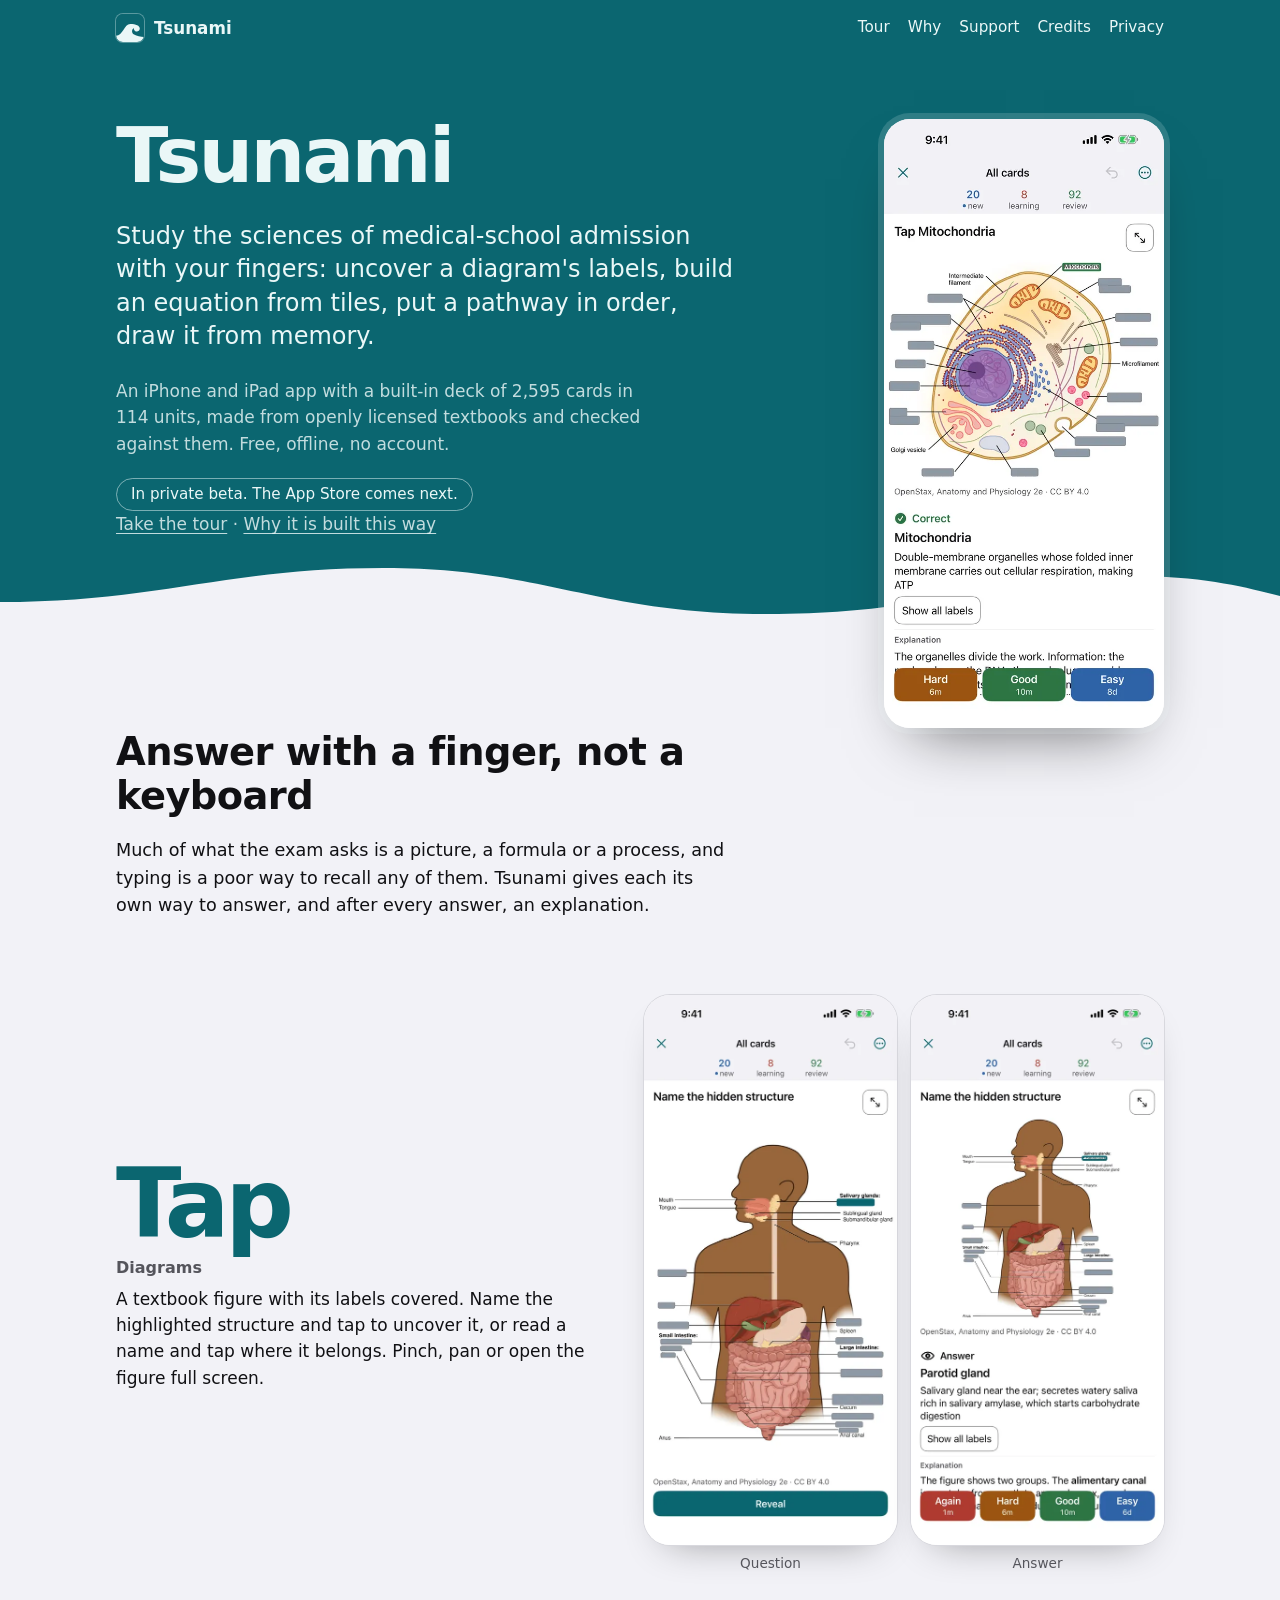
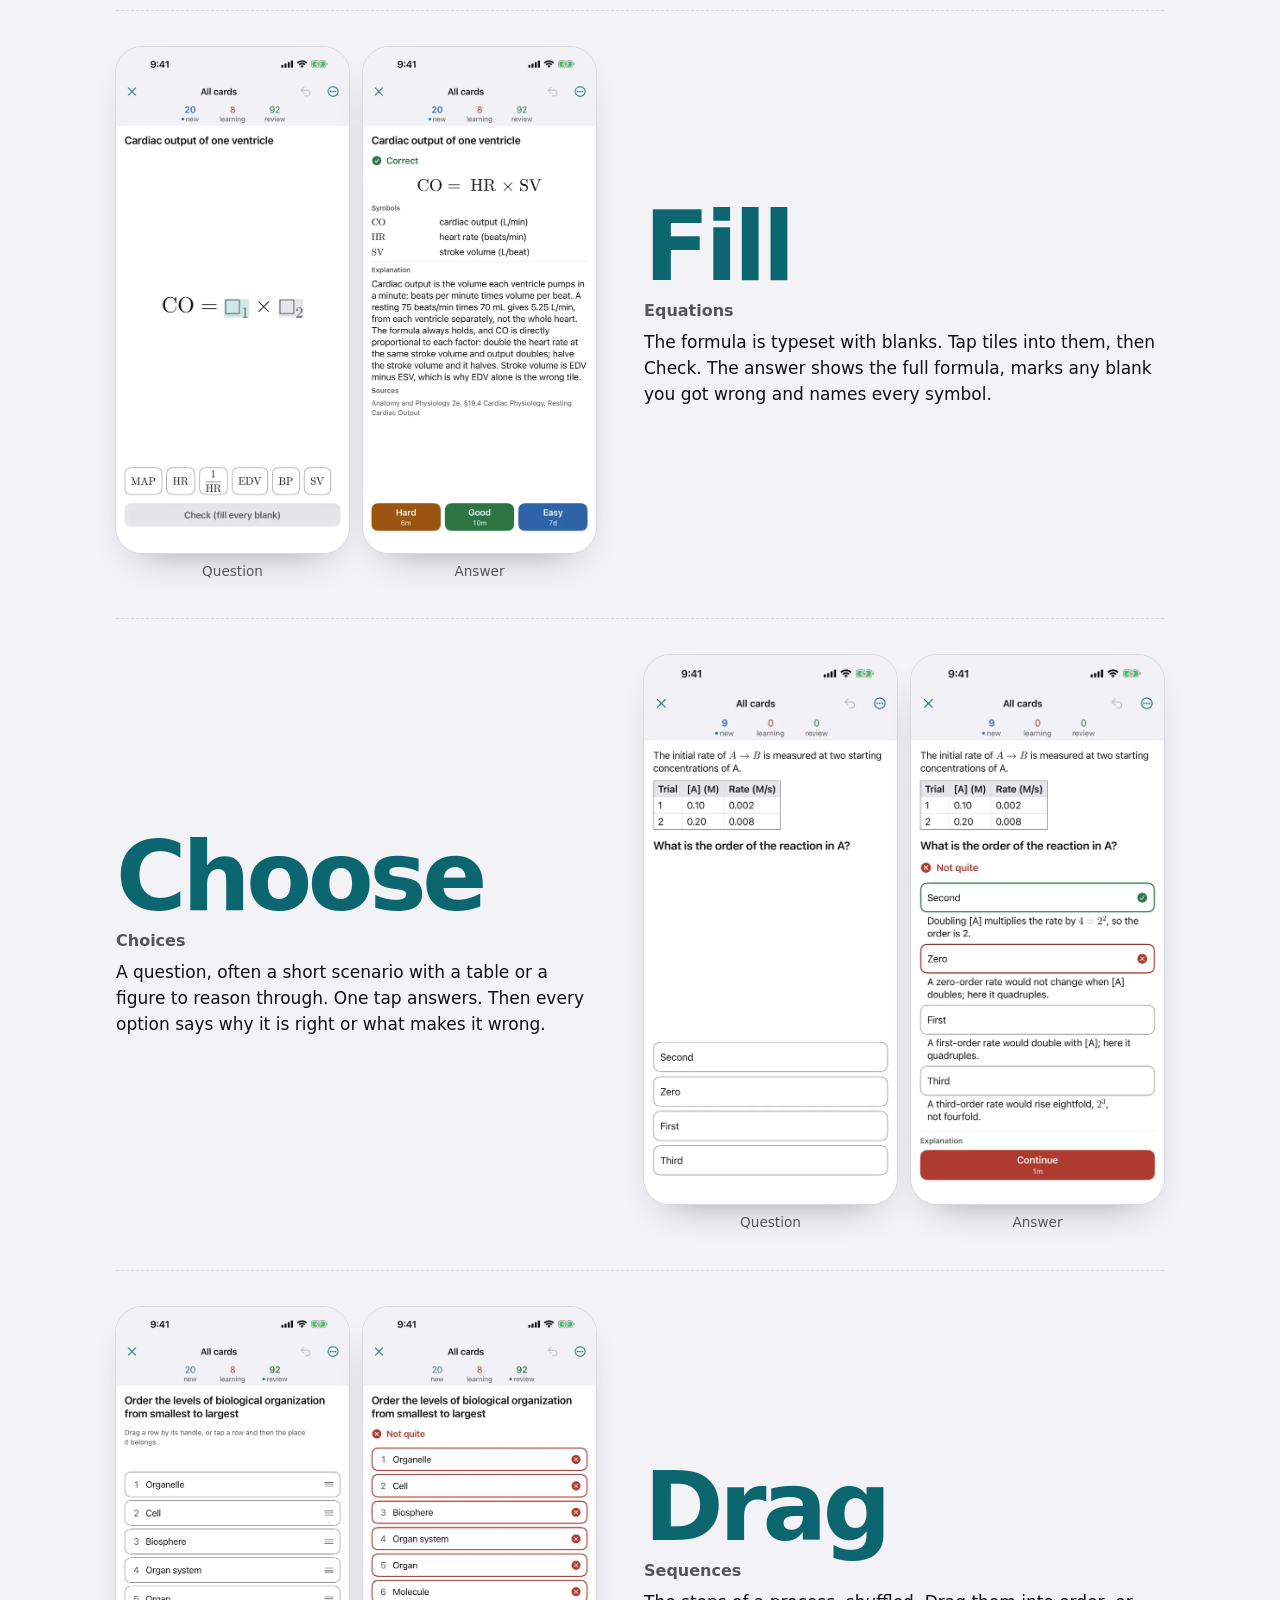
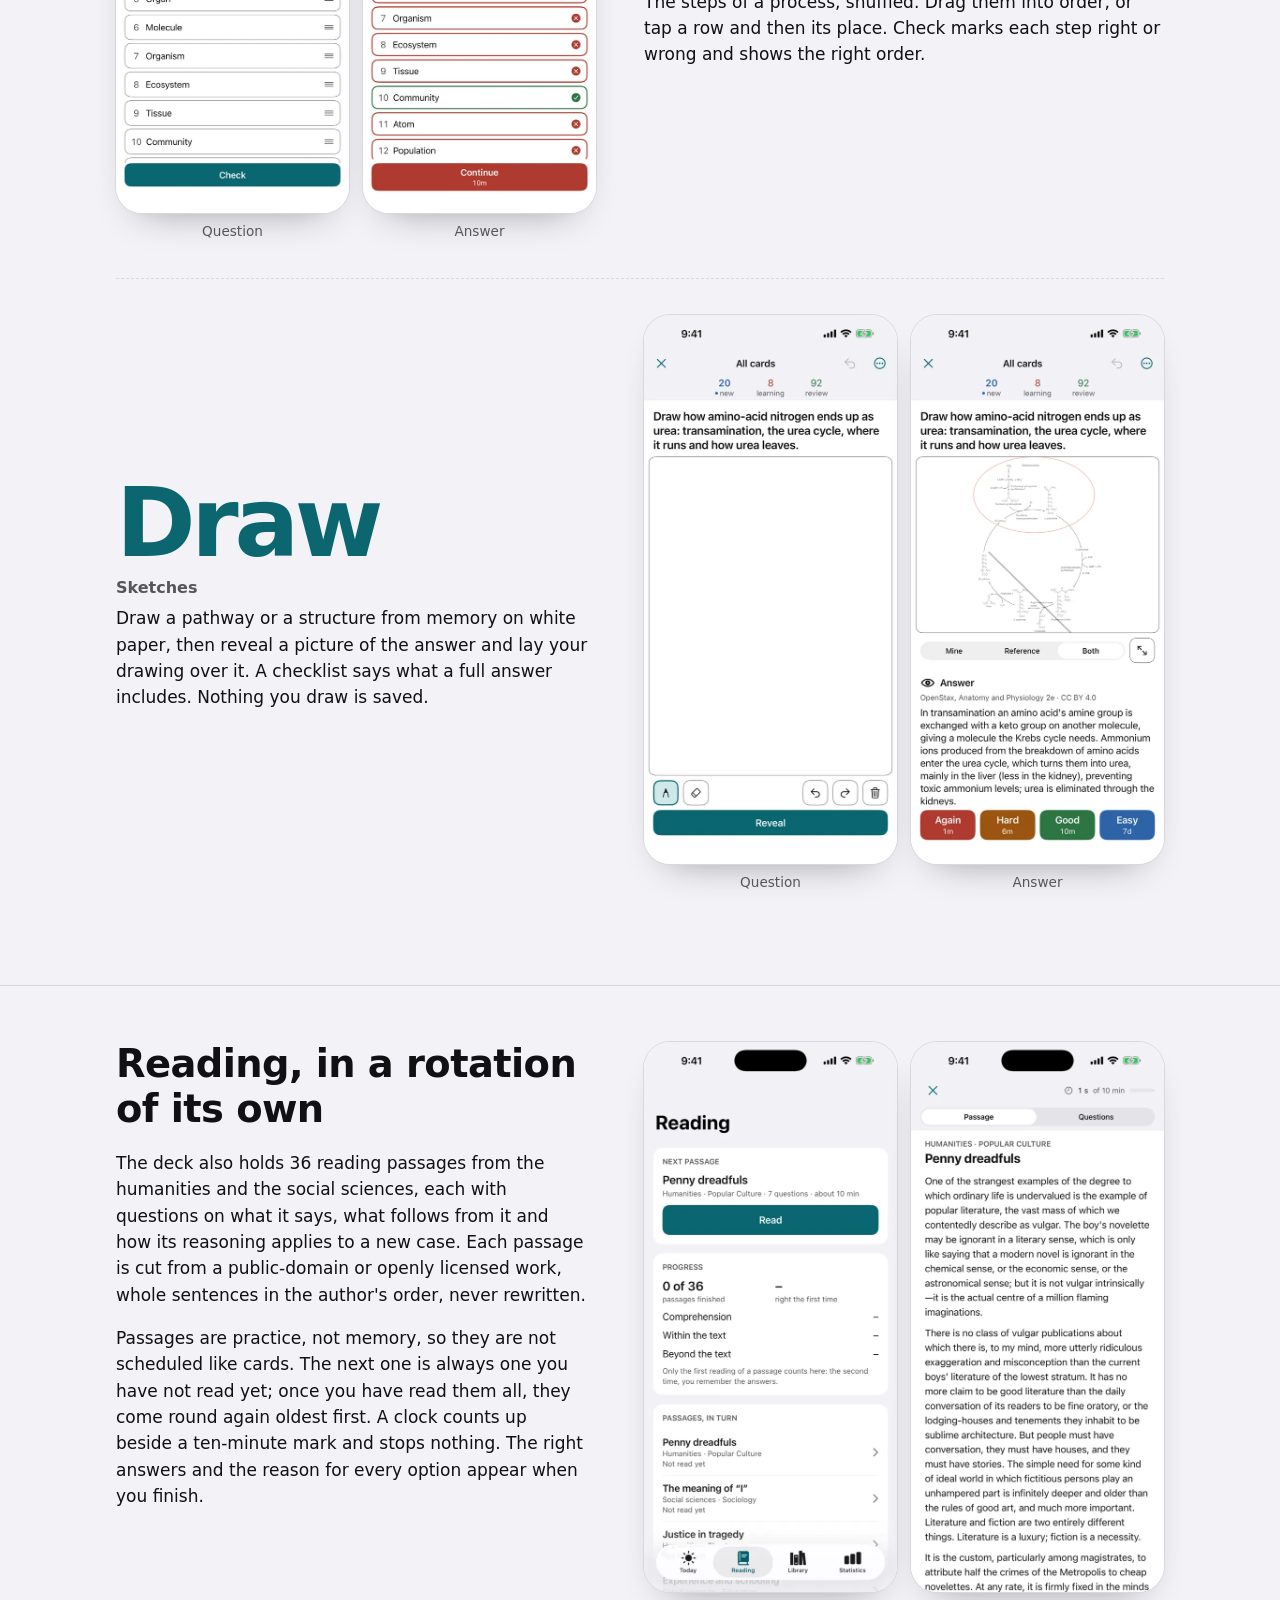
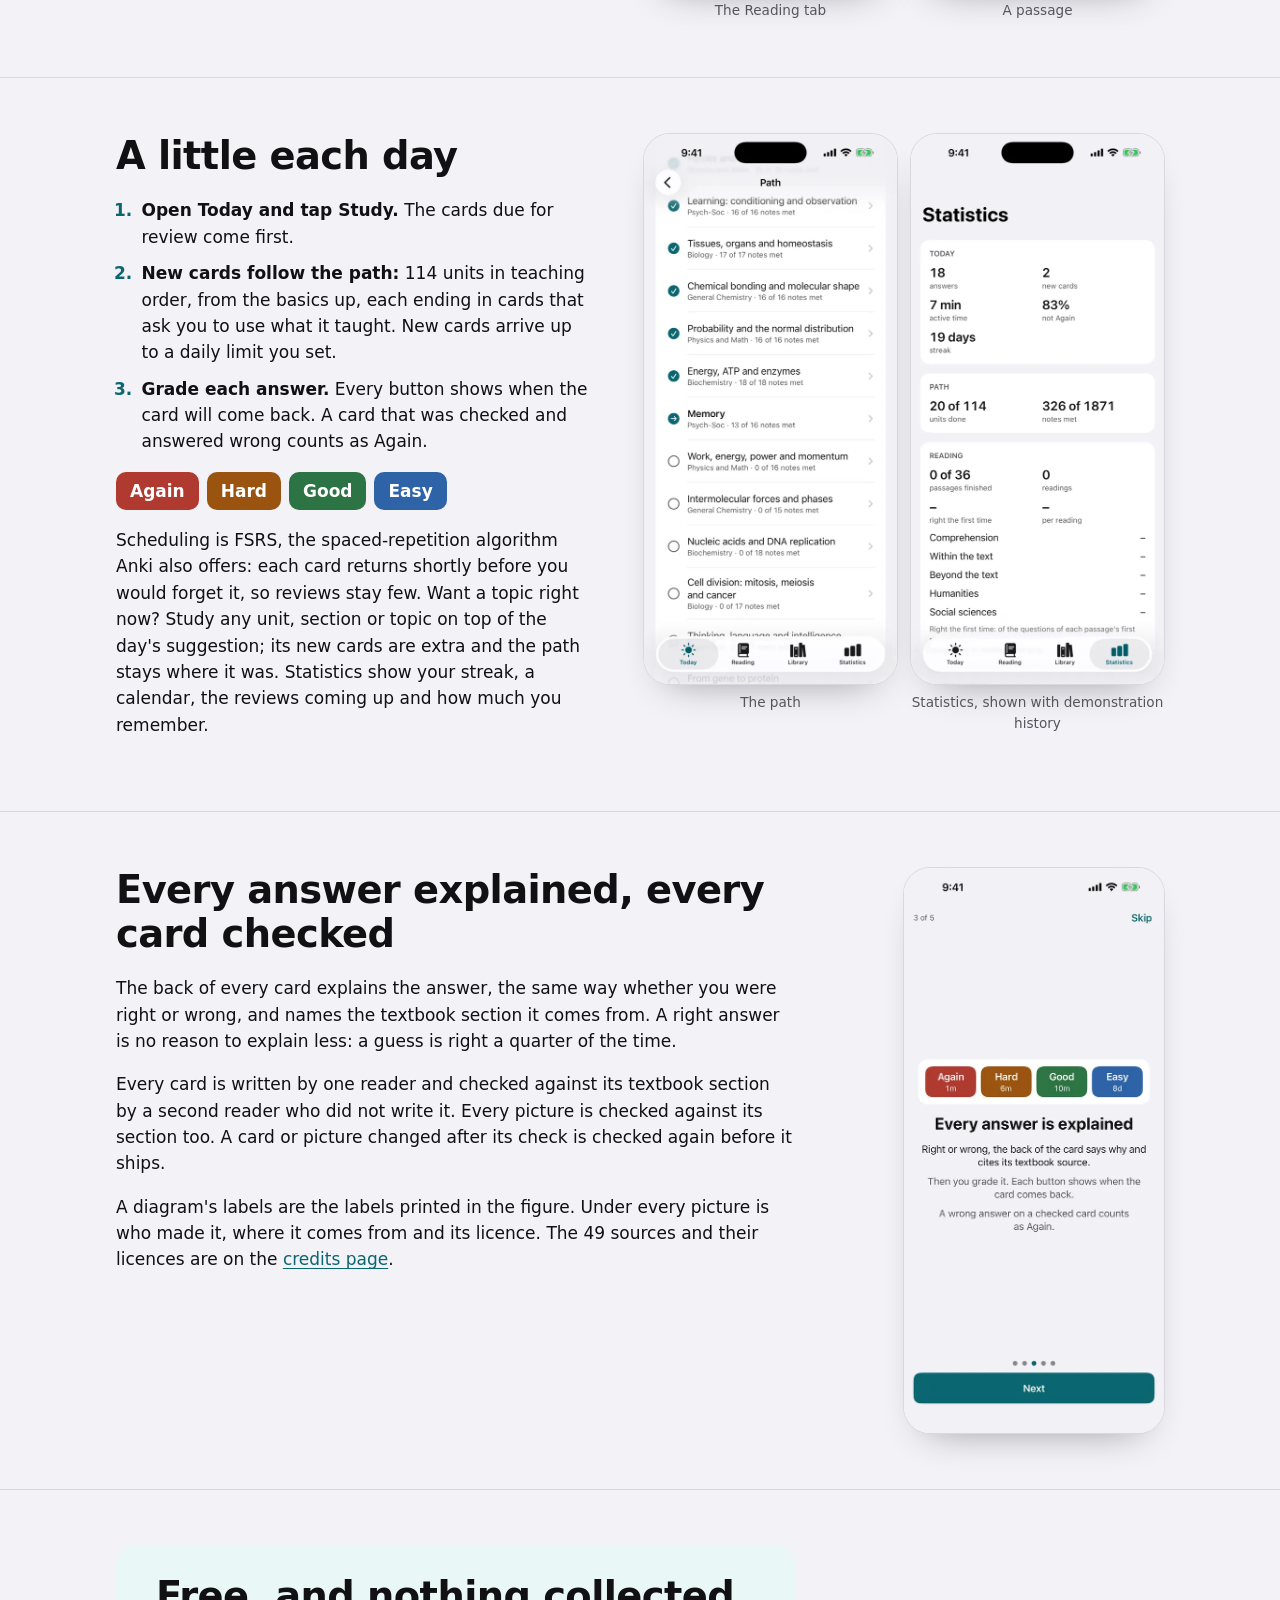
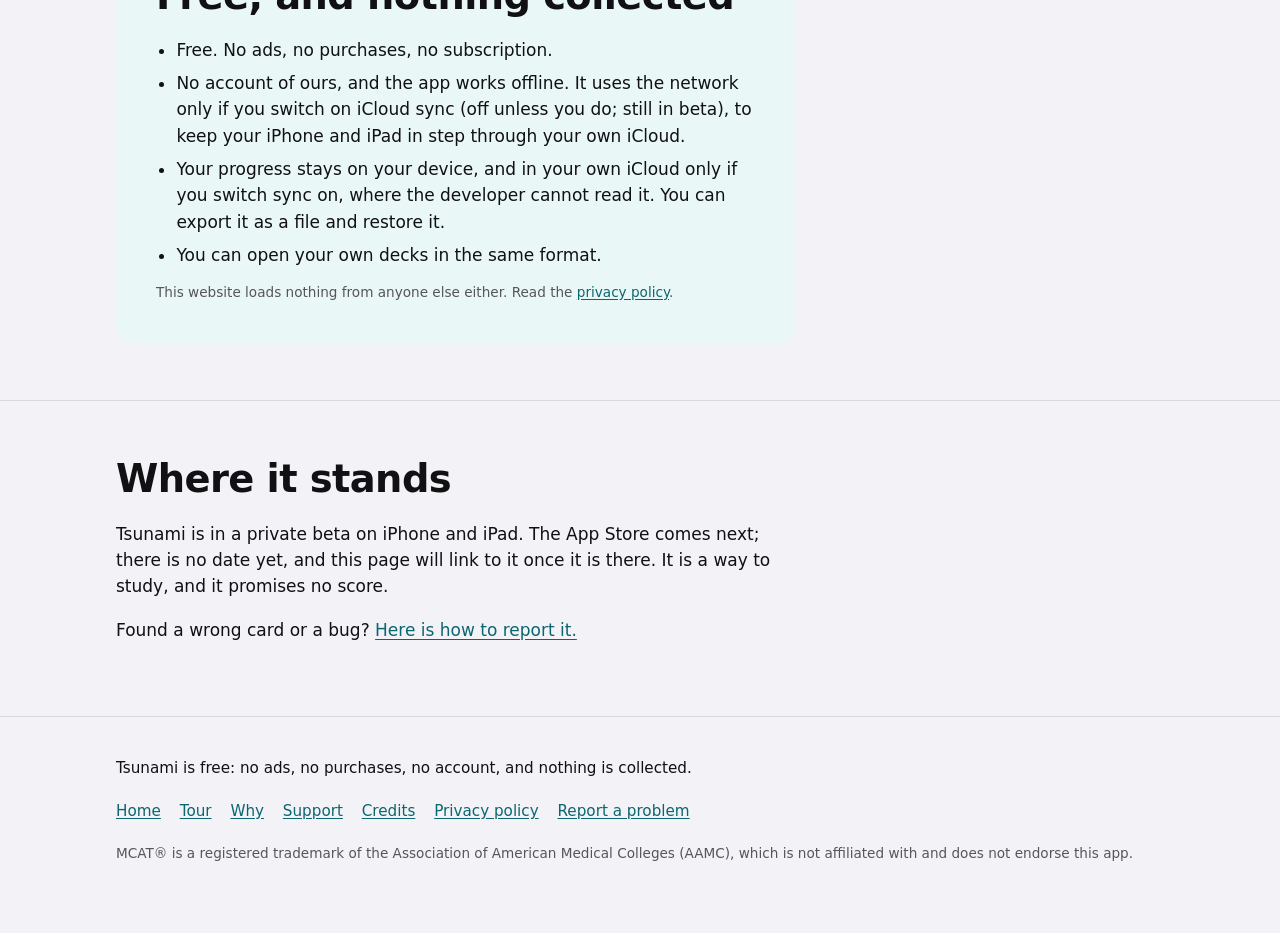
<file: index.html>
<!doctype html>
<html lang="en">
<head>
<meta charset="utf-8">
<meta name="viewport" content="width=device-width,initial-scale=1">
<meta name="color-scheme" content="light dark">
<meta name="theme-color" content="#0B6670">
<title>Tsunami: study the sciences by touch</title>
<meta name="description" content="An iPhone and iPad app for the sciences of medical-school admission, answered by touch: diagrams, equations, choices, sequences and sketches, scheduled with spaced repetition. Free, offline, no account.">
<link rel="icon" href="icon.svg" type="image/svg+xml">
<link rel="stylesheet" href="style.css">
</head>
<body>
<a class="skip" href="#main">Skip to content</a>
<header class="bar"><nav class="wrap" aria-label="Site">
<a class="brand" href="./"><img src="icon.svg" width="28" height="28" alt="">Tsunami</a>
<ul><li><a href="tour.html">Tour</a></li><li><a href="why.html">Why</a></li><li><a href="support.html">Support</a></li><li><a href="credits.html">Credits</a></li><li><a href="privacy.html">Privacy</a></li></ul>
</nav></header>
<main id="main">

<div class="hero">
  <div class="wrap">
    <div>
      <h1>Tsunami</h1>
      <p class="lead">Study the sciences of medical-school admission with your fingers: uncover a diagram's labels, build an equation from tiles, put a pathway in order, draw it from memory.</p>
      <p class="facts">An iPhone and iPad app with a built-in deck of 2,595 cards in 114 units, made from openly licensed textbooks and checked against them. Free, offline, no account.</p>
      <p class="status">In private beta. The App Store comes next.</p>
      <p class="facts"><a href="tour.html" style="color:inherit">Take the tour</a> · <a href="why.html" style="color:inherit">Why it is built this way</a></p>
    </div>
    <figure class="phone"><div class="screen"><picture><source srcset="shots/hero-dark.webp" media="(prefers-color-scheme: dark)"><img src="shots/hero-light.webp" width="540" height="1173" alt="A diagram card answered: Tap Mitochondria on a figure of an animal cell whose labels are covered; the tapped cover is right and the mitochondria label is uncovered." loading="lazy" decoding="async"></picture></div></figure>
  </div>
  <svg class="wave" viewBox="0 0 1200 72" preserveAspectRatio="none" aria-hidden="true"><path d="M0 72V40C150 40 210 6 360 6S560 52 720 52 930 14 1060 14C1130 14 1170 26 1200 34V72Z"/></svg>
</div>

<section class="after-hero" aria-labelledby="ways">
  <div class="wrap">
    <div class="intro">
      <h2 id="ways">Answer with a finger, not a keyboard</h2>
      <p>Much of what the exam asks is a picture, a formula or a process, and typing is a poor way to recall any of them. Tsunami gives each its own way to answer, and after every answer, an explanation.</p>
    </div>
    <div class="ways">
      <article class="way">
        <div>
          <p class="verb">Tap</p>
          <h3>Diagrams</h3>
          <p>A textbook figure with its labels covered. Name the highlighted structure and tap to uncover it, or read a name and tap where it belongs. Pinch, pan or open the figure full screen.</p>
        </div>
        <div class="pair">
          <figure><div class="screen"><picture><source srcset="shots/diagram-q-dark.webp" media="(prefers-color-scheme: dark)"><img src="shots/diagram-q-light.webp" width="540" height="1173" alt="Question: the digestive system with every label covered." loading="lazy" decoding="async"></picture></div><figcaption>Question</figcaption></figure>
          <figure><div class="screen"><picture><source srcset="shots/diagram-a-dark.webp" media="(prefers-color-scheme: dark)"><img src="shots/diagram-a-light.webp" width="540" height="1173" alt="Answer: the parotid gland uncovered, with what it does and the figure&#x27;s credit." loading="lazy" decoding="async"></picture></div><figcaption>Answer</figcaption></figure>
        </div>
      </article>
      <article class="way">
        <div>
          <p class="verb">Fill</p>
          <h3>Equations</h3>
          <p>The formula is typeset with blanks. Tap tiles into them, then Check. The answer shows the full formula, marks any blank you got wrong and names every symbol.</p>
        </div>
        <div class="pair">
          <figure><div class="screen"><picture><source srcset="shots/equation-q-dark.webp" media="(prefers-color-scheme: dark)"><img src="shots/equation-q-light.webp" width="540" height="1173" alt="Question: cardiac output equals two blanks, with tiles below." loading="lazy" decoding="async"></picture></div><figcaption>Question</figcaption></figure>
          <figure><div class="screen"><picture><source srcset="shots/equation-a-dark.webp" media="(prefers-color-scheme: dark)"><img src="shots/equation-a-light.webp" width="540" height="1173" alt="Answer: CO equals HR times SV, with each symbol named and an explanation." loading="lazy" decoding="async"></picture></div><figcaption>Answer</figcaption></figure>
        </div>
      </article>
      <article class="way">
        <div>
          <p class="verb">Choose</p>
          <h3>Choices</h3>
          <p>A question, often a short scenario with a table or a figure to reason through. One tap answers. Then every option says why it is right or what makes it wrong.</p>
        </div>
        <div class="pair">
          <figure><div class="screen"><picture><source srcset="shots/choice-q-dark.webp" media="(prefers-color-scheme: dark)"><img src="shots/choice-q-light.webp" width="540" height="1173" alt="Question: a table of reaction rates at two concentrations, asking the order of the reaction." loading="lazy" decoding="async"></picture></div><figcaption>Question</figcaption></figure>
          <figure><div class="screen"><picture><source srcset="shots/choice-a-dark.webp" media="(prefers-color-scheme: dark)"><img src="shots/choice-a-light.webp" width="540" height="1173" alt="Answer: the right option marked, the wrong pick marked, and a reason under every option." loading="lazy" decoding="async"></picture></div><figcaption>Answer</figcaption></figure>
        </div>
      </article>
      <article class="way">
        <div>
          <p class="verb">Drag</p>
          <h3>Sequences</h3>
          <p>The steps of a process, shuffled. Drag them into order, or tap a row and then its place. Check marks each step right or wrong and shows the right order.</p>
        </div>
        <div class="pair">
          <figure><div class="screen"><picture><source srcset="shots/sequence-q-dark.webp" media="(prefers-color-scheme: dark)"><img src="shots/sequence-q-light.webp" width="540" height="1173" alt="Question: twelve levels of biological organization in shuffled order." loading="lazy" decoding="async"></picture></div><figcaption>Question</figcaption></figure>
          <figure><div class="screen"><picture><source srcset="shots/sequence-a-dark.webp" media="(prefers-color-scheme: dark)"><img src="shots/sequence-a-light.webp" width="540" height="1173" alt="Answer: each row marked right or wrong by its position." loading="lazy" decoding="async"></picture></div><figcaption>Answer</figcaption></figure>
        </div>
      </article>
      <article class="way">
        <div>
          <p class="verb">Draw</p>
          <h3>Sketches</h3>
          <p>Draw a pathway or a structure from memory on white paper, then reveal a picture of the answer and lay your drawing over it. A checklist says what a full answer includes. Nothing you draw is saved.</p>
        </div>
        <div class="pair">
          <figure><div class="screen"><picture><source srcset="shots/sketch-q-dark.webp" media="(prefers-color-scheme: dark)"><img src="shots/sketch-q-light.webp" width="540" height="1173" alt="Question: a blank canvas under the prompt to draw the urea cycle." loading="lazy" decoding="async"></picture></div><figcaption>Question</figcaption></figure>
          <figure><div class="screen"><picture><source srcset="shots/sketch-a-dark.webp" media="(prefers-color-scheme: dark)"><img src="shots/sketch-a-light.webp" width="540" height="1173" alt="Answer: the reference picture of the urea cycle with the student&#x27;s drawing over it." loading="lazy" decoding="async"></picture></div><figcaption>Answer</figcaption></figure>
        </div>
      </article>
    </div>
  </div>
</section>


<section aria-labelledby="reading">
  <div class="wrap row two">
    <div class="prose">
      <h2 id="reading">Reading, in a rotation of its own</h2>
      <p>The deck also holds 36 reading passages from the humanities and the social sciences, each with questions on what it says, what follows from it and how its reasoning applies to a new case. Each passage is cut from a public-domain or openly licensed work, whole sentences in the author's order, never rewritten.</p>
      <p>Passages are practice, not memory, so they are not scheduled like cards. The next one is always one you have not read yet; once you have read them all, they come round again oldest first. A clock counts up beside a ten-minute mark and stops nothing. The right answers and the reason for every option appear when you finish.</p>
    </div>
    <div class="pair">
      <figure><div class="screen"><picture><source srcset="shots/reading-dark.webp" media="(prefers-color-scheme: dark)"><img src="shots/reading-light.webp" width="540" height="1173" alt="The Reading tab: the next passage with a Read button, how many passages are finished, the share answered right the first time, and the passages in turn." loading="lazy" decoding="async"></picture></div><figcaption>The Reading tab</figcaption></figure>
      <figure><div class="screen"><picture><source srcset="shots/passage-dark.webp" media="(prefers-color-scheme: dark)"><img src="shots/passage-light.webp" width="540" height="1173" alt="A passage open: its field and title, the text, a clock counting beside a ten-minute mark, and a switch between the passage and its questions." loading="lazy" decoding="async"></picture></div><figcaption>A passage</figcaption></figure>
    </div>
  </div>
</section>


<section aria-labelledby="day">
  <div class="wrap row two">
    <div class="prose">
      <h2 id="day">A little each day</h2>
      <ol class="steps">
        <li><strong>Open Today and tap Study.</strong> The cards due for review come first.</li>
        <li><strong>New cards follow the path:</strong> 114 units in teaching order, from the basics up, each ending in cards that ask you to use what it taught. New cards arrive up to a daily limit you set.</li>
        <li><strong>Grade each answer.</strong> Every button shows when the card will come back. A card that was checked and answered wrong counts as Again.</li>
      </ol>
      <ul class="grades" aria-label="The four grades"><li class="g1">Again</li><li class="g2">Hard</li><li class="g3">Good</li><li class="g4">Easy</li></ul>
      <p>Scheduling is FSRS, the spaced-repetition algorithm Anki also offers: each card returns shortly before you would forget it, so reviews stay few. Want a topic right now? Study any unit, section or topic on top of the day's suggestion; its new cards are extra and the path stays where it was. Statistics show your streak, a calendar, the reviews coming up and how much you remember.</p>
    </div>
    <div class="pair">
      <figure><div class="screen"><picture><source srcset="shots/path-dark.webp" media="(prefers-color-scheme: dark)"><img src="shots/path-light.webp" width="540" height="1173" alt="The path: the deck&#x27;s units in order, finished ones ticked and the current one marked." loading="lazy" decoding="async"></picture></div><figcaption>The path</figcaption></figure>
      <figure><div class="screen"><picture><source srcset="shots/statistics-dark.webp" media="(prefers-color-scheme: dark)"><img src="shots/statistics-light.webp" width="540" height="1173" alt="Statistics: today&#x27;s answers, the streak, a 26-week calendar and the reviews due in the next 30 days." loading="lazy" decoding="async"></picture></div><figcaption>Statistics, shown with demonstration history</figcaption></figure>
    </div>
  </div>
</section>

<section aria-labelledby="trust">
  <div class="wrap row">
    <div class="prose">
      <h2 id="trust">Every answer explained, every card checked</h2>
      <p>The back of every card explains the answer, the same way whether you were right or wrong, and names the textbook section it comes from. A right answer is no reason to explain less: a guess is right a quarter of the time.</p>
      <p>Every card is written by one reader and checked against its textbook section by a second reader who did not write it. Every picture is checked against its section too. A card or picture changed after its check is checked again before it ships.</p>
      <p>A diagram's labels are the labels printed in the figure. Under every picture is who made it, where it comes from and its licence. The 49 sources and their licences are on the <a href="credits.html">credits page</a>.</p>
    </div>
    <figure class="one"><div class="screen"><picture><source srcset="shots/explained-dark.webp" media="(prefers-color-scheme: dark)"><img src="shots/explained-light.webp" width="540" height="1173" alt="The welcome page Every answer is explained, with the four grade buttons." loading="lazy" decoding="async"></picture></div></figure>
  </div>
</section>

<section aria-labelledby="free">
  <div class="wrap">
    <div class="promise prose">
      <h2 id="free">Free, and nothing collected</h2>
      <ul>
        <li>Free. No ads, no purchases, no subscription.</li>
        <li>No account of ours, and the app works offline. It uses the network only if you switch on iCloud sync (off unless you do; still in beta), to keep your iPhone and iPad in step through your own iCloud.</li>
        <li>Your progress stays on your device, and in your own iCloud only if you switch sync on, where the developer cannot read it. You can export it as a file and restore it.</li>
        <li>You can open your own decks in the same format.</li>
      </ul>
      <p class="small note">This website loads nothing from anyone else either. Read the <a href="privacy.html">privacy policy</a>.</p>
    </div>
  </div>
</section>

<section aria-labelledby="where">
  <div class="wrap"><div class="prose">
    <h2 id="where">Where it stands</h2>
    <p>Tsunami is in a private beta on iPhone and iPad. The App Store comes next; there is no date yet, and this page will link to it once it is there. It is a way to study, and it promises no score.</p>
    <p>Found a wrong card or a bug? <a href="support.html">Here is how to report it.</a></p>
  </div></div>
</section>

</main>
<footer class="foot"><div class="wrap">
<p>Tsunami is free: no ads, no purchases, no account, and nothing is collected.</p>
<p><a href="./">Home</a> <a href="tour.html">Tour</a> <a href="why.html">Why</a> <a href="support.html">Support</a> <a href="credits.html">Credits</a> <a href="privacy.html">Privacy policy</a> <a href="https://github.com/idossha/tsunami-site/issues">Report a problem</a></p>
<p class="small">MCAT® is a registered trademark of the Association of American Medical Colleges (AAMC), which is not affiliated with and does not endorse this app.</p>
</div></footer>
</body>
</html>
</file>
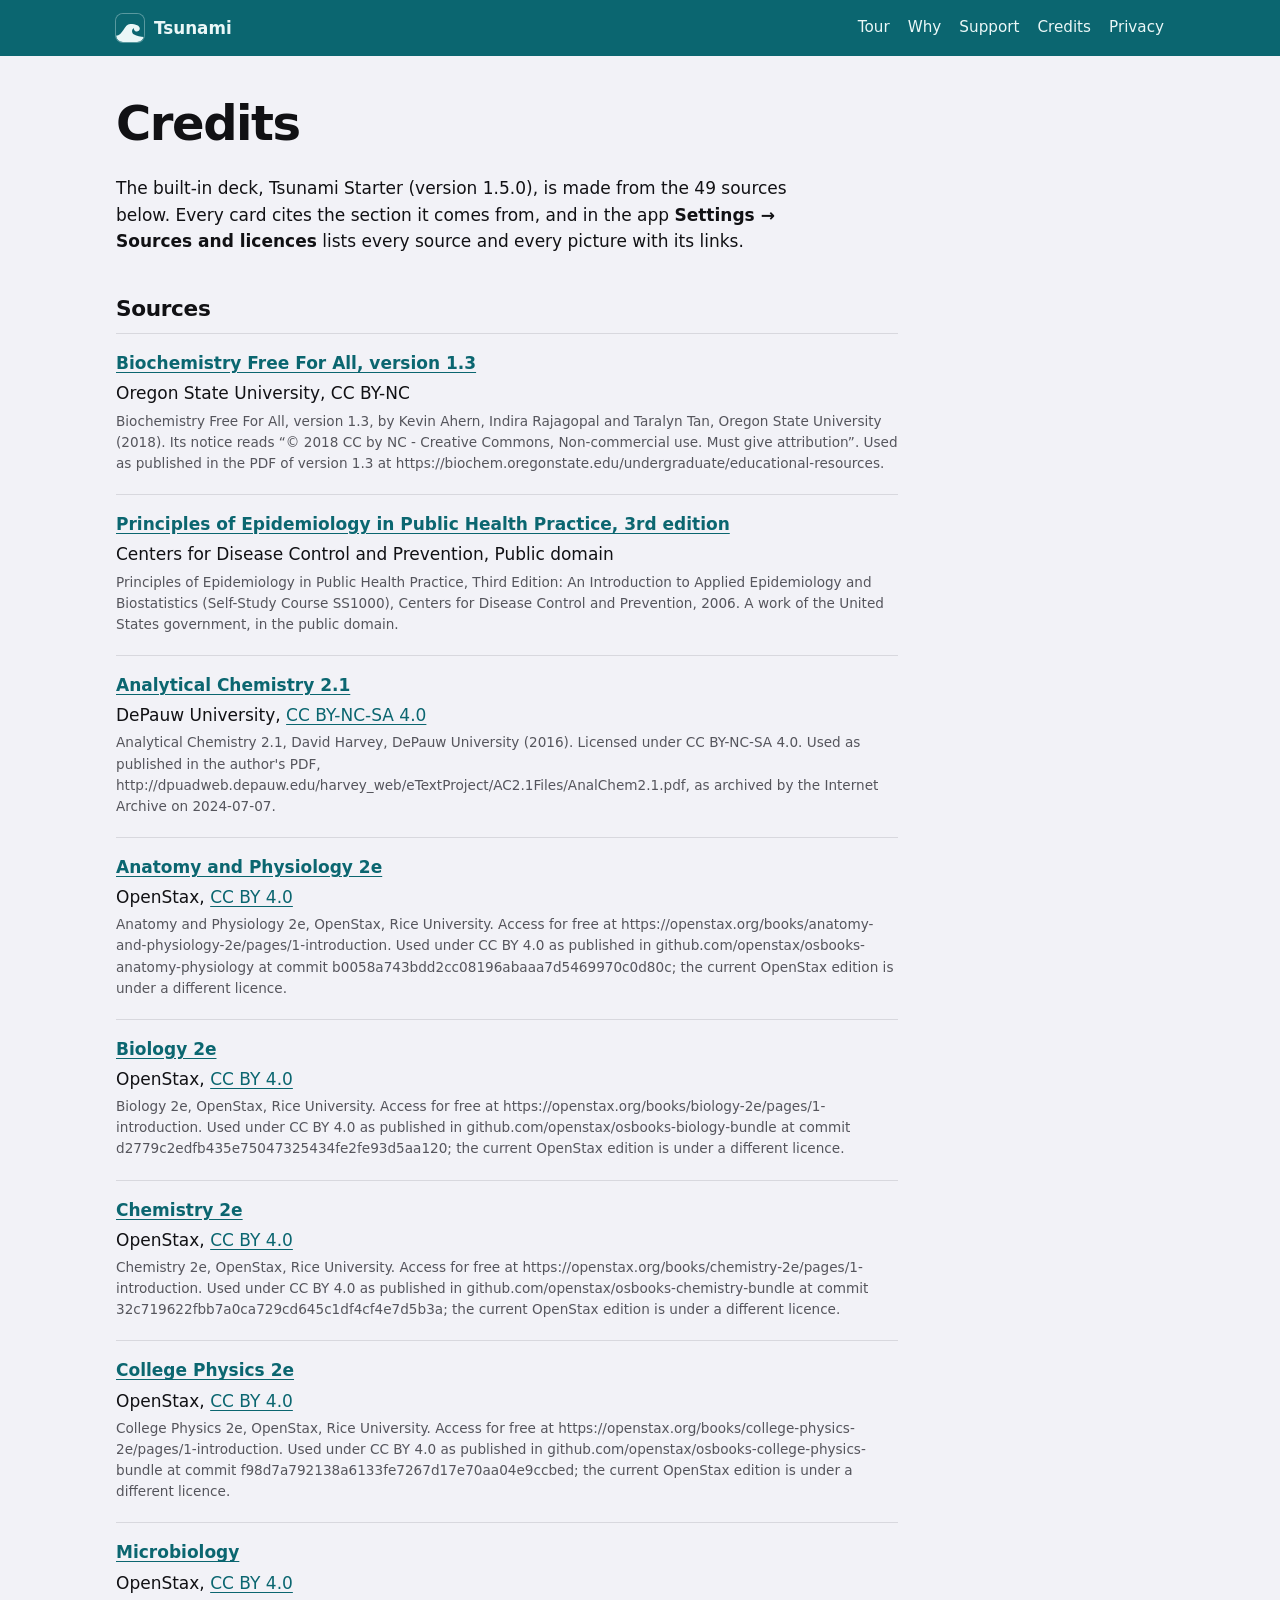
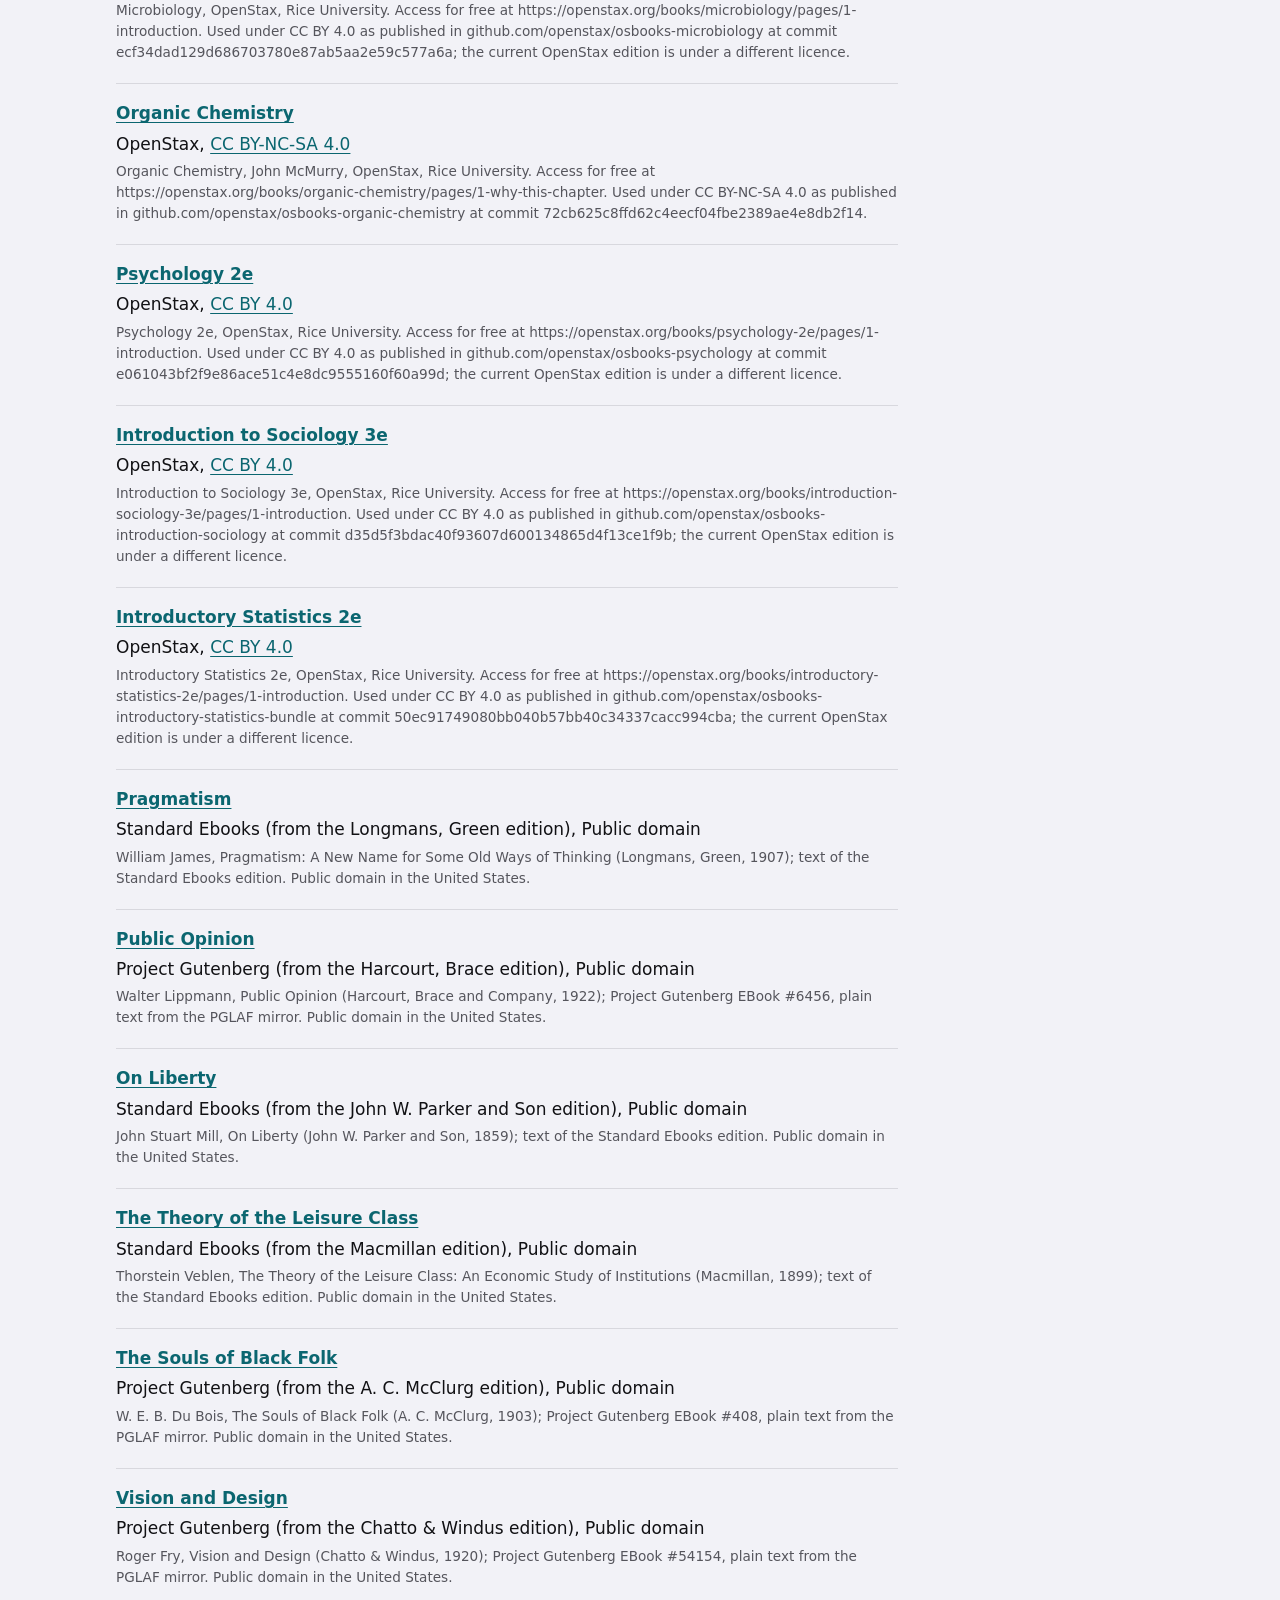
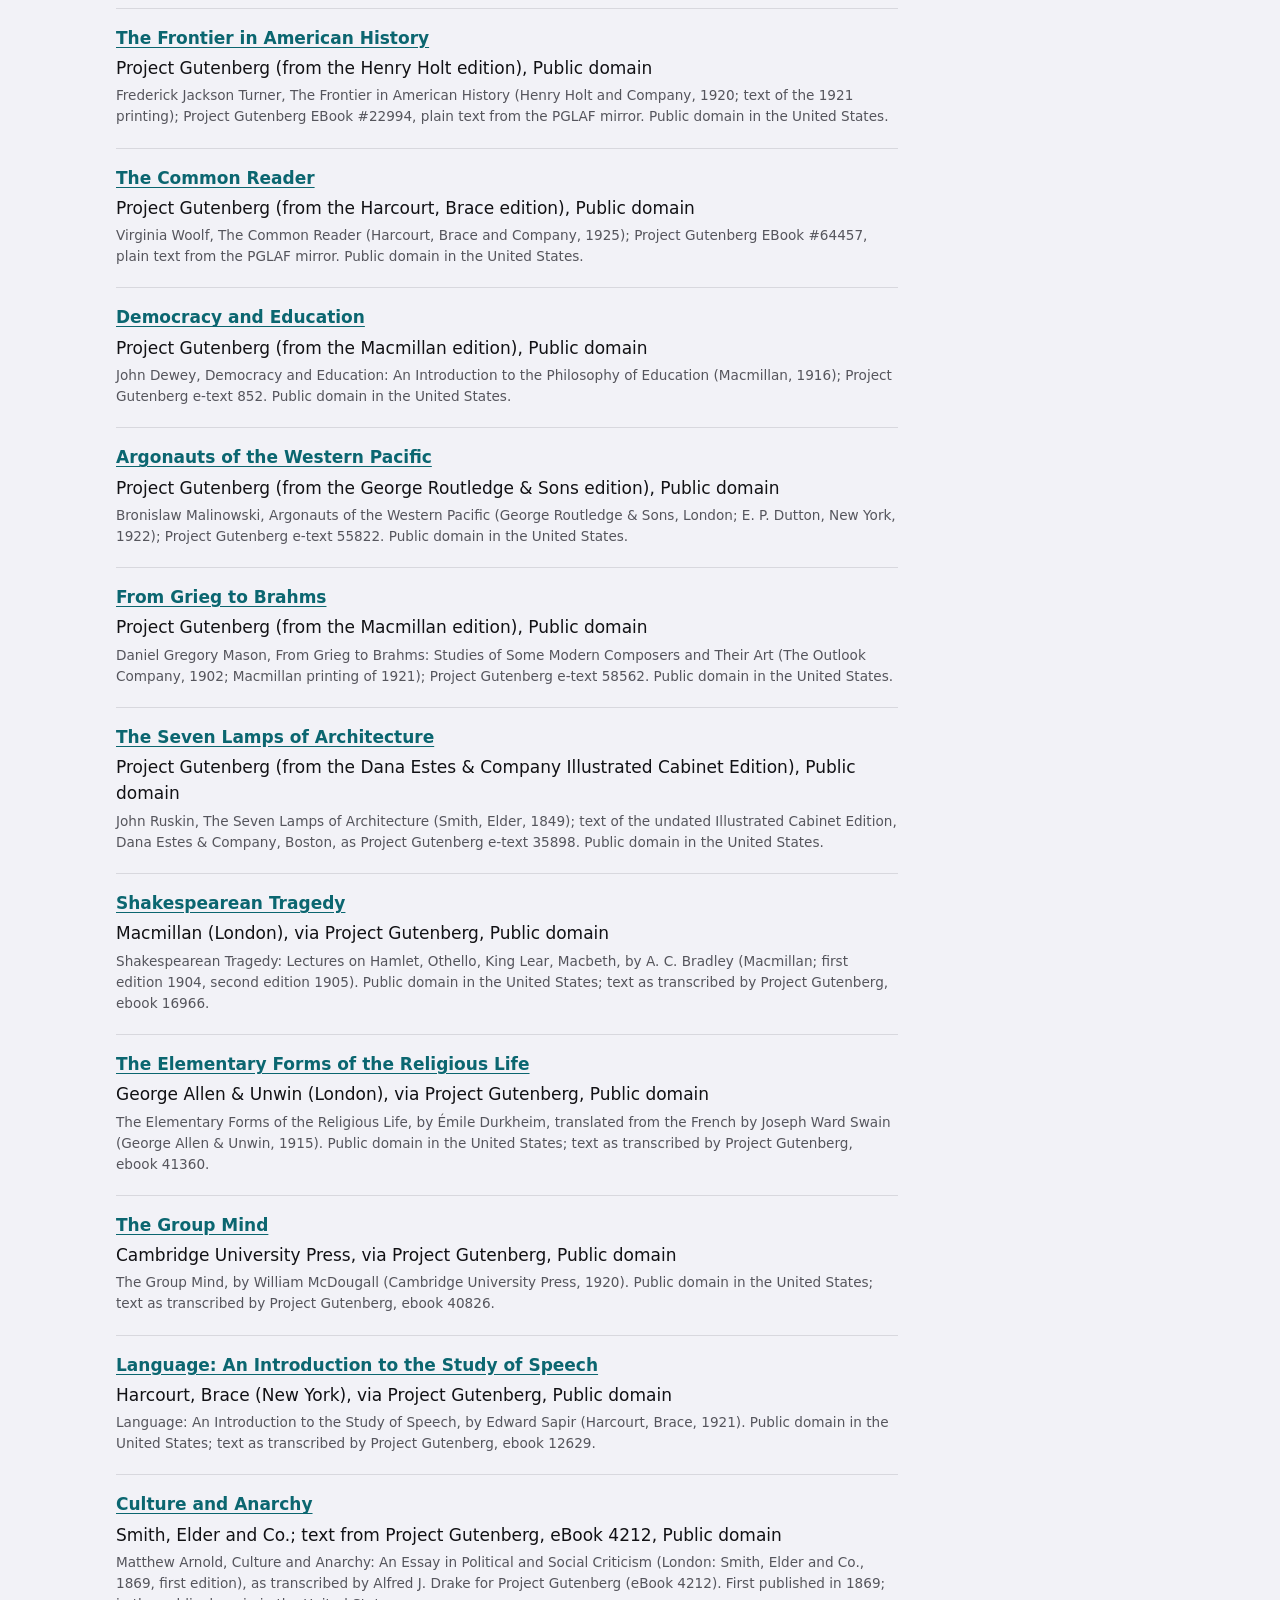
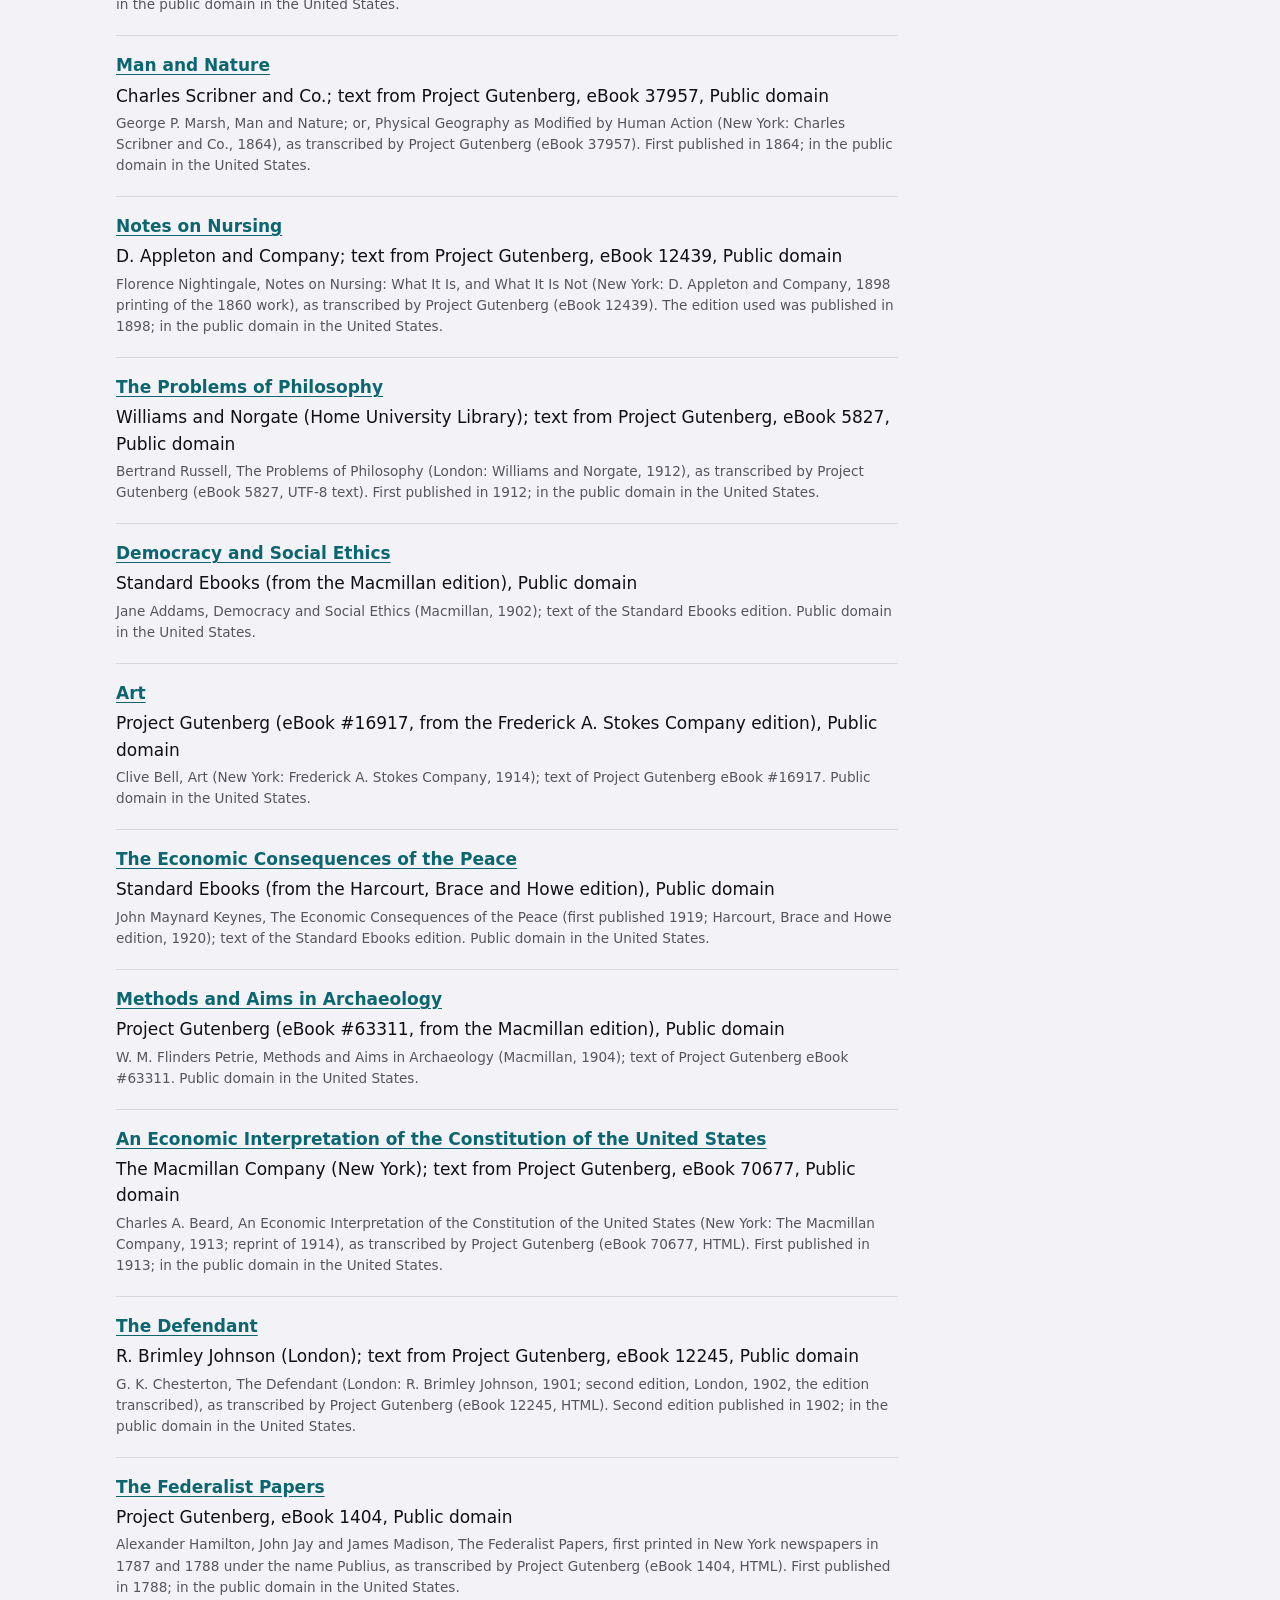
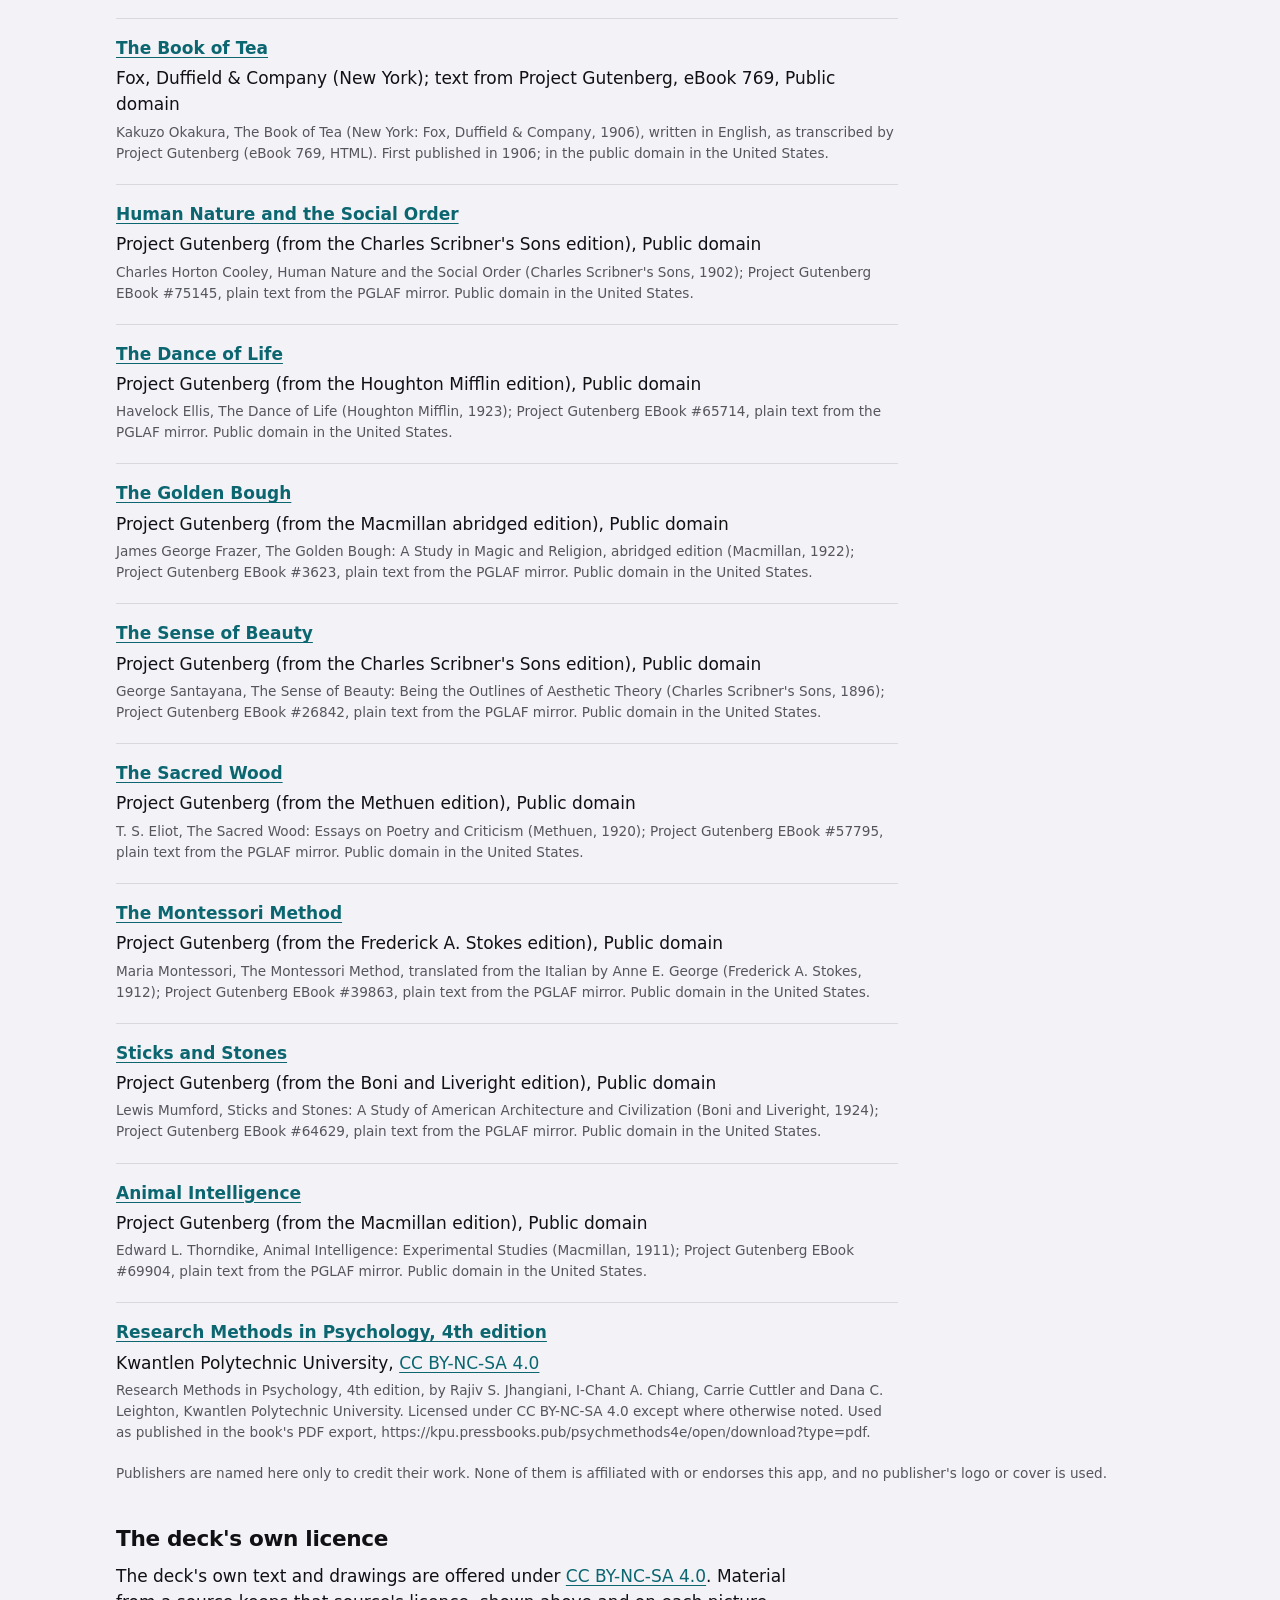
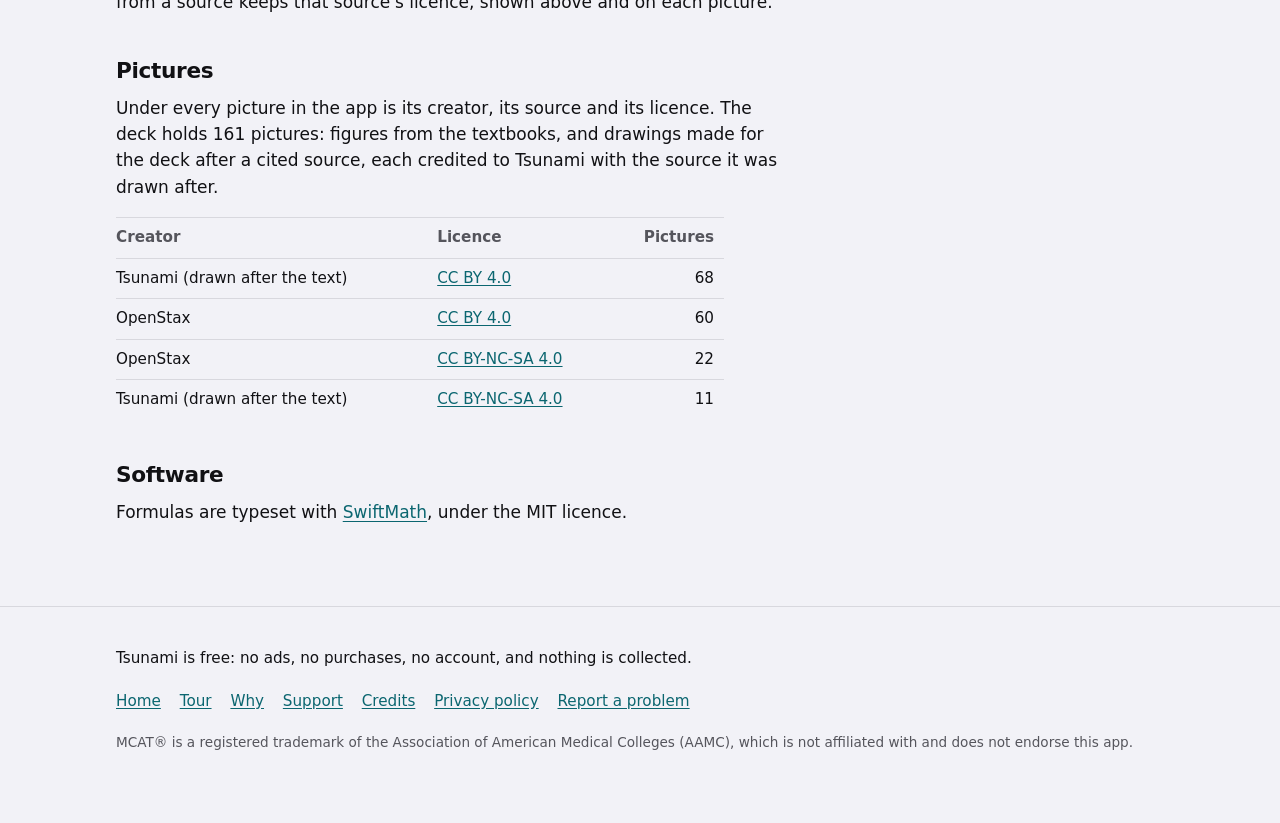
<file: credits.html>
<!doctype html>
<html lang="en">
<head>
<meta charset="utf-8">
<meta name="viewport" content="width=device-width,initial-scale=1">
<meta name="color-scheme" content="light dark">
<meta name="theme-color" content="#0B6670">
<title>Tsunami credits</title>
<meta name="description" content="The sources of Tsunami's built-in deck, their licences, how pictures are credited, and the deck's own licence.">
<link rel="icon" href="icon.svg" type="image/svg+xml">
<link rel="stylesheet" href="style.css">
</head>
<body>
<a class="skip" href="#main">Skip to content</a>
<header class="bar"><nav class="wrap" aria-label="Site">
<a class="brand" href="./"><img src="icon.svg" width="28" height="28" alt="">Tsunami</a>
<ul><li><a href="tour.html">Tour</a></li><li><a href="why.html">Why</a></li><li><a href="support.html">Support</a></li><li><a href="credits.html">Credits</a></li><li><a href="privacy.html">Privacy</a></li></ul>
</nav></header>
<main id="main" class="page"><div class="wrap">
<h1>Credits</h1>
<div class="prose">
<p>The built-in deck, Tsunami Starter (version 1.5.0), is made from the 49 sources below. Every card cites the section it comes from, and in the app <strong>Settings → Sources and licences</strong> lists every source and every picture with its links.</p>
</div>

<h2>Sources</h2>
<ul class="sources">
<li><p class="src-title"><a href="https://biochem.oregonstate.edu/undergraduate/educational-resources">Biochemistry Free For All, version 1.3</a></p><p>Oregon State University, CC BY-NC</p><p class="small">Biochemistry Free For All, version 1.3, by Kevin Ahern, Indira Rajagopal and Taralyn Tan, Oregon State University (2018). Its notice reads “© 2018 CC by NC - Creative Commons, Non-commercial use. Must give attribution”. Used as published in the PDF of version 1.3 at https://biochem.oregonstate.edu/undergraduate/educational-resources.</p></li>
<li><p class="src-title"><a href="https://stacks.cdc.gov/view/cdc/6914">Principles of Epidemiology in Public Health Practice, 3rd edition</a></p><p>Centers for Disease Control and Prevention, Public domain</p><p class="small">Principles of Epidemiology in Public Health Practice, Third Edition: An Introduction to Applied Epidemiology and Biostatistics (Self-Study Course SS1000), Centers for Disease Control and Prevention, 2006. A work of the United States government, in the public domain.</p></li>
<li><p class="src-title"><a href="https://mds.marshall.edu/oa-textbooks/415/">Analytical Chemistry 2.1</a></p><p>DePauw University, <a href="https://creativecommons.org/licenses/by-nc-sa/4.0/">CC BY-NC-SA 4.0</a></p><p class="small">Analytical Chemistry 2.1, David Harvey, DePauw University (2016). Licensed under CC BY-NC-SA 4.0. Used as published in the author&#x27;s PDF, http://dpuadweb.depauw.edu/harvey_web/eTextProject/AC2.1Files/AnalChem2.1.pdf, as archived by the Internet Archive on 2024-07-07.</p></li>
<li><p class="src-title"><a href="https://openstax.org/books/anatomy-and-physiology-2e/pages/1-introduction">Anatomy and Physiology 2e</a></p><p>OpenStax, <a href="https://creativecommons.org/licenses/by/4.0/">CC BY 4.0</a></p><p class="small">Anatomy and Physiology 2e, OpenStax, Rice University. Access for free at https://openstax.org/books/anatomy-and-physiology-2e/pages/1-introduction. Used under CC BY 4.0 as published in github.com/openstax/osbooks-anatomy-physiology at commit b0058a743bdd2cc08196abaaa7d5469970c0d80c; the current OpenStax edition is under a different licence.</p></li>
<li><p class="src-title"><a href="https://openstax.org/books/biology-2e/pages/1-introduction">Biology 2e</a></p><p>OpenStax, <a href="https://creativecommons.org/licenses/by/4.0/">CC BY 4.0</a></p><p class="small">Biology 2e, OpenStax, Rice University. Access for free at https://openstax.org/books/biology-2e/pages/1-introduction. Used under CC BY 4.0 as published in github.com/openstax/osbooks-biology-bundle at commit d2779c2edfb435e75047325434fe2fe93d5aa120; the current OpenStax edition is under a different licence.</p></li>
<li><p class="src-title"><a href="https://openstax.org/books/chemistry-2e/pages/1-introduction">Chemistry 2e</a></p><p>OpenStax, <a href="https://creativecommons.org/licenses/by/4.0/">CC BY 4.0</a></p><p class="small">Chemistry 2e, OpenStax, Rice University. Access for free at https://openstax.org/books/chemistry-2e/pages/1-introduction. Used under CC BY 4.0 as published in github.com/openstax/osbooks-chemistry-bundle at commit 32c719622fbb7a0ca729cd645c1df4cf4e7d5b3a; the current OpenStax edition is under a different licence.</p></li>
<li><p class="src-title"><a href="https://openstax.org/books/college-physics-2e/pages/1-introduction">College Physics 2e</a></p><p>OpenStax, <a href="https://creativecommons.org/licenses/by/4.0/">CC BY 4.0</a></p><p class="small">College Physics 2e, OpenStax, Rice University. Access for free at https://openstax.org/books/college-physics-2e/pages/1-introduction. Used under CC BY 4.0 as published in github.com/openstax/osbooks-college-physics-bundle at commit f98d7a792138a6133fe7267d17e70aa04e9ccbed; the current OpenStax edition is under a different licence.</p></li>
<li><p class="src-title"><a href="https://openstax.org/books/microbiology/pages/1-introduction">Microbiology</a></p><p>OpenStax, <a href="https://creativecommons.org/licenses/by/4.0/">CC BY 4.0</a></p><p class="small">Microbiology, OpenStax, Rice University. Access for free at https://openstax.org/books/microbiology/pages/1-introduction. Used under CC BY 4.0 as published in github.com/openstax/osbooks-microbiology at commit ecf34dad129d686703780e87ab5aa2e59c577a6a; the current OpenStax edition is under a different licence.</p></li>
<li><p class="src-title"><a href="https://openstax.org/books/organic-chemistry/pages/1-why-this-chapter">Organic Chemistry</a></p><p>OpenStax, <a href="https://creativecommons.org/licenses/by-nc-sa/4.0/">CC BY-NC-SA 4.0</a></p><p class="small">Organic Chemistry, John McMurry, OpenStax, Rice University. Access for free at https://openstax.org/books/organic-chemistry/pages/1-why-this-chapter. Used under CC BY-NC-SA 4.0 as published in github.com/openstax/osbooks-organic-chemistry at commit 72cb625c8ffd62c4eecf04fbe2389ae4e8db2f14.</p></li>
<li><p class="src-title"><a href="https://openstax.org/books/psychology-2e/pages/1-introduction">Psychology 2e</a></p><p>OpenStax, <a href="https://creativecommons.org/licenses/by/4.0/">CC BY 4.0</a></p><p class="small">Psychology 2e, OpenStax, Rice University. Access for free at https://openstax.org/books/psychology-2e/pages/1-introduction. Used under CC BY 4.0 as published in github.com/openstax/osbooks-psychology at commit e061043bf2f9e86ace51c4e8dc9555160f60a99d; the current OpenStax edition is under a different licence.</p></li>
<li><p class="src-title"><a href="https://openstax.org/books/introduction-sociology-3e/pages/1-introduction">Introduction to Sociology 3e</a></p><p>OpenStax, <a href="https://creativecommons.org/licenses/by/4.0/">CC BY 4.0</a></p><p class="small">Introduction to Sociology 3e, OpenStax, Rice University. Access for free at https://openstax.org/books/introduction-sociology-3e/pages/1-introduction. Used under CC BY 4.0 as published in github.com/openstax/osbooks-introduction-sociology at commit d35d5f3bdac40f93607d600134865d4f13ce1f9b; the current OpenStax edition is under a different licence.</p></li>
<li><p class="src-title"><a href="https://openstax.org/books/introductory-statistics-2e/pages/1-introduction">Introductory Statistics 2e</a></p><p>OpenStax, <a href="https://creativecommons.org/licenses/by/4.0/">CC BY 4.0</a></p><p class="small">Introductory Statistics 2e, OpenStax, Rice University. Access for free at https://openstax.org/books/introductory-statistics-2e/pages/1-introduction. Used under CC BY 4.0 as published in github.com/openstax/osbooks-introductory-statistics-bundle at commit 50ec91749080bb040b57bb40c34337cacc994cba; the current OpenStax edition is under a different licence.</p></li>
<li><p class="src-title"><a href="https://standardebooks.org/ebooks/william-james/pragmatism">Pragmatism</a></p><p>Standard Ebooks (from the Longmans, Green edition), Public domain</p><p class="small">William James, Pragmatism: A New Name for Some Old Ways of Thinking (Longmans, Green, 1907); text of the Standard Ebooks edition. Public domain in the United States.</p></li>
<li><p class="src-title"><a href="https://www.gutenberg.org/ebooks/6456">Public Opinion</a></p><p>Project Gutenberg (from the Harcourt, Brace edition), Public domain</p><p class="small">Walter Lippmann, Public Opinion (Harcourt, Brace and Company, 1922); Project Gutenberg EBook #6456, plain text from the PGLAF mirror. Public domain in the United States.</p></li>
<li><p class="src-title"><a href="https://standardebooks.org/ebooks/john-stuart-mill/on-liberty">On Liberty</a></p><p>Standard Ebooks (from the John W. Parker and Son edition), Public domain</p><p class="small">John Stuart Mill, On Liberty (John W. Parker and Son, 1859); text of the Standard Ebooks edition. Public domain in the United States.</p></li>
<li><p class="src-title"><a href="https://standardebooks.org/ebooks/thorstein-veblen/the-theory-of-the-leisure-class">The Theory of the Leisure Class</a></p><p>Standard Ebooks (from the Macmillan edition), Public domain</p><p class="small">Thorstein Veblen, The Theory of the Leisure Class: An Economic Study of Institutions (Macmillan, 1899); text of the Standard Ebooks edition. Public domain in the United States.</p></li>
<li><p class="src-title"><a href="https://www.gutenberg.org/ebooks/408">The Souls of Black Folk</a></p><p>Project Gutenberg (from the A. C. McClurg edition), Public domain</p><p class="small">W. E. B. Du Bois, The Souls of Black Folk (A. C. McClurg, 1903); Project Gutenberg EBook #408, plain text from the PGLAF mirror. Public domain in the United States.</p></li>
<li><p class="src-title"><a href="https://www.gutenberg.org/ebooks/54154">Vision and Design</a></p><p>Project Gutenberg (from the Chatto &amp; Windus edition), Public domain</p><p class="small">Roger Fry, Vision and Design (Chatto &amp; Windus, 1920); Project Gutenberg EBook #54154, plain text from the PGLAF mirror. Public domain in the United States.</p></li>
<li><p class="src-title"><a href="https://www.gutenberg.org/ebooks/22994">The Frontier in American History</a></p><p>Project Gutenberg (from the Henry Holt edition), Public domain</p><p class="small">Frederick Jackson Turner, The Frontier in American History (Henry Holt and Company, 1920; text of the 1921 printing); Project Gutenberg EBook #22994, plain text from the PGLAF mirror. Public domain in the United States.</p></li>
<li><p class="src-title"><a href="https://www.gutenberg.org/ebooks/64457">The Common Reader</a></p><p>Project Gutenberg (from the Harcourt, Brace edition), Public domain</p><p class="small">Virginia Woolf, The Common Reader (Harcourt, Brace and Company, 1925); Project Gutenberg EBook #64457, plain text from the PGLAF mirror. Public domain in the United States.</p></li>
<li><p class="src-title"><a href="https://www.gutenberg.org/ebooks/852">Democracy and Education</a></p><p>Project Gutenberg (from the Macmillan edition), Public domain</p><p class="small">John Dewey, Democracy and Education: An Introduction to the Philosophy of Education (Macmillan, 1916); Project Gutenberg e-text 852. Public domain in the United States.</p></li>
<li><p class="src-title"><a href="https://www.gutenberg.org/ebooks/55822">Argonauts of the Western Pacific</a></p><p>Project Gutenberg (from the George Routledge &amp; Sons edition), Public domain</p><p class="small">Bronislaw Malinowski, Argonauts of the Western Pacific (George Routledge &amp; Sons, London; E. P. Dutton, New York, 1922); Project Gutenberg e-text 55822. Public domain in the United States.</p></li>
<li><p class="src-title"><a href="https://www.gutenberg.org/ebooks/58562">From Grieg to Brahms</a></p><p>Project Gutenberg (from the Macmillan edition), Public domain</p><p class="small">Daniel Gregory Mason, From Grieg to Brahms: Studies of Some Modern Composers and Their Art (The Outlook Company, 1902; Macmillan printing of 1921); Project Gutenberg e-text 58562. Public domain in the United States.</p></li>
<li><p class="src-title"><a href="https://www.gutenberg.org/ebooks/35898">The Seven Lamps of Architecture</a></p><p>Project Gutenberg (from the Dana Estes &amp; Company Illustrated Cabinet Edition), Public domain</p><p class="small">John Ruskin, The Seven Lamps of Architecture (Smith, Elder, 1849); text of the undated Illustrated Cabinet Edition, Dana Estes &amp; Company, Boston, as Project Gutenberg e-text 35898. Public domain in the United States.</p></li>
<li><p class="src-title"><a href="https://www.gutenberg.org/ebooks/16966">Shakespearean Tragedy</a></p><p>Macmillan (London), via Project Gutenberg, Public domain</p><p class="small">Shakespearean Tragedy: Lectures on Hamlet, Othello, King Lear, Macbeth, by A. C. Bradley (Macmillan; first edition 1904, second edition 1905). Public domain in the United States; text as transcribed by Project Gutenberg, ebook 16966.</p></li>
<li><p class="src-title"><a href="https://www.gutenberg.org/ebooks/41360">The Elementary Forms of the Religious Life</a></p><p>George Allen &amp; Unwin (London), via Project Gutenberg, Public domain</p><p class="small">The Elementary Forms of the Religious Life, by Émile Durkheim, translated from the French by Joseph Ward Swain (George Allen &amp; Unwin, 1915). Public domain in the United States; text as transcribed by Project Gutenberg, ebook 41360.</p></li>
<li><p class="src-title"><a href="https://www.gutenberg.org/ebooks/40826">The Group Mind</a></p><p>Cambridge University Press, via Project Gutenberg, Public domain</p><p class="small">The Group Mind, by William McDougall (Cambridge University Press, 1920). Public domain in the United States; text as transcribed by Project Gutenberg, ebook 40826.</p></li>
<li><p class="src-title"><a href="https://www.gutenberg.org/ebooks/12629">Language: An Introduction to the Study of Speech</a></p><p>Harcourt, Brace (New York), via Project Gutenberg, Public domain</p><p class="small">Language: An Introduction to the Study of Speech, by Edward Sapir (Harcourt, Brace, 1921). Public domain in the United States; text as transcribed by Project Gutenberg, ebook 12629.</p></li>
<li><p class="src-title"><a href="https://www.gutenberg.org/ebooks/4212">Culture and Anarchy</a></p><p>Smith, Elder and Co.; text from Project Gutenberg, eBook 4212, Public domain</p><p class="small">Matthew Arnold, Culture and Anarchy: An Essay in Political and Social Criticism (London: Smith, Elder and Co., 1869, first edition), as transcribed by Alfred J. Drake for Project Gutenberg (eBook 4212). First published in 1869; in the public domain in the United States.</p></li>
<li><p class="src-title"><a href="https://www.gutenberg.org/ebooks/37957">Man and Nature</a></p><p>Charles Scribner and Co.; text from Project Gutenberg, eBook 37957, Public domain</p><p class="small">George P. Marsh, Man and Nature; or, Physical Geography as Modified by Human Action (New York: Charles Scribner and Co., 1864), as transcribed by Project Gutenberg (eBook 37957). First published in 1864; in the public domain in the United States.</p></li>
<li><p class="src-title"><a href="https://www.gutenberg.org/ebooks/12439">Notes on Nursing</a></p><p>D. Appleton and Company; text from Project Gutenberg, eBook 12439, Public domain</p><p class="small">Florence Nightingale, Notes on Nursing: What It Is, and What It Is Not (New York: D. Appleton and Company, 1898 printing of the 1860 work), as transcribed by Project Gutenberg (eBook 12439). The edition used was published in 1898; in the public domain in the United States.</p></li>
<li><p class="src-title"><a href="https://www.gutenberg.org/ebooks/5827">The Problems of Philosophy</a></p><p>Williams and Norgate (Home University Library); text from Project Gutenberg, eBook 5827, Public domain</p><p class="small">Bertrand Russell, The Problems of Philosophy (London: Williams and Norgate, 1912), as transcribed by Project Gutenberg (eBook 5827, UTF-8 text). First published in 1912; in the public domain in the United States.</p></li>
<li><p class="src-title"><a href="https://standardebooks.org/ebooks/jane-addams/democracy-and-social-ethics">Democracy and Social Ethics</a></p><p>Standard Ebooks (from the Macmillan edition), Public domain</p><p class="small">Jane Addams, Democracy and Social Ethics (Macmillan, 1902); text of the Standard Ebooks edition. Public domain in the United States.</p></li>
<li><p class="src-title"><a href="https://www.gutenberg.org/ebooks/16917">Art</a></p><p>Project Gutenberg (eBook #16917, from the Frederick A. Stokes Company edition), Public domain</p><p class="small">Clive Bell, Art (New York: Frederick A. Stokes Company, 1914); text of Project Gutenberg eBook #16917. Public domain in the United States.</p></li>
<li><p class="src-title"><a href="https://standardebooks.org/ebooks/john-maynard-keynes/the-economic-consequences-of-the-peace">The Economic Consequences of the Peace</a></p><p>Standard Ebooks (from the Harcourt, Brace and Howe edition), Public domain</p><p class="small">John Maynard Keynes, The Economic Consequences of the Peace (first published 1919; Harcourt, Brace and Howe edition, 1920); text of the Standard Ebooks edition. Public domain in the United States.</p></li>
<li><p class="src-title"><a href="https://www.gutenberg.org/ebooks/63311">Methods and Aims in Archaeology</a></p><p>Project Gutenberg (eBook #63311, from the Macmillan edition), Public domain</p><p class="small">W. M. Flinders Petrie, Methods and Aims in Archaeology (Macmillan, 1904); text of Project Gutenberg eBook #63311. Public domain in the United States.</p></li>
<li><p class="src-title"><a href="https://www.gutenberg.org/ebooks/70677">An Economic Interpretation of the Constitution of the United States</a></p><p>The Macmillan Company (New York); text from Project Gutenberg, eBook 70677, Public domain</p><p class="small">Charles A. Beard, An Economic Interpretation of the Constitution of the United States (New York: The Macmillan Company, 1913; reprint of 1914), as transcribed by Project Gutenberg (eBook 70677, HTML). First published in 1913; in the public domain in the United States.</p></li>
<li><p class="src-title"><a href="https://www.gutenberg.org/ebooks/12245">The Defendant</a></p><p>R. Brimley Johnson (London); text from Project Gutenberg, eBook 12245, Public domain</p><p class="small">G. K. Chesterton, The Defendant (London: R. Brimley Johnson, 1901; second edition, London, 1902, the edition transcribed), as transcribed by Project Gutenberg (eBook 12245, HTML). Second edition published in 1902; in the public domain in the United States.</p></li>
<li><p class="src-title"><a href="https://www.gutenberg.org/ebooks/1404">The Federalist Papers</a></p><p>Project Gutenberg, eBook 1404, Public domain</p><p class="small">Alexander Hamilton, John Jay and James Madison, The Federalist Papers, first printed in New York newspapers in 1787 and 1788 under the name Publius, as transcribed by Project Gutenberg (eBook 1404, HTML). First published in 1788; in the public domain in the United States.</p></li>
<li><p class="src-title"><a href="https://www.gutenberg.org/ebooks/769">The Book of Tea</a></p><p>Fox, Duffield &amp; Company (New York); text from Project Gutenberg, eBook 769, Public domain</p><p class="small">Kakuzo Okakura, The Book of Tea (New York: Fox, Duffield &amp; Company, 1906), written in English, as transcribed by Project Gutenberg (eBook 769, HTML). First published in 1906; in the public domain in the United States.</p></li>
<li><p class="src-title"><a href="https://www.gutenberg.org/ebooks/75145">Human Nature and the Social Order</a></p><p>Project Gutenberg (from the Charles Scribner&#x27;s Sons edition), Public domain</p><p class="small">Charles Horton Cooley, Human Nature and the Social Order (Charles Scribner&#x27;s Sons, 1902); Project Gutenberg EBook #75145, plain text from the PGLAF mirror. Public domain in the United States.</p></li>
<li><p class="src-title"><a href="https://www.gutenberg.org/ebooks/65714">The Dance of Life</a></p><p>Project Gutenberg (from the Houghton Mifflin edition), Public domain</p><p class="small">Havelock Ellis, The Dance of Life (Houghton Mifflin, 1923); Project Gutenberg EBook #65714, plain text from the PGLAF mirror. Public domain in the United States.</p></li>
<li><p class="src-title"><a href="https://www.gutenberg.org/ebooks/3623">The Golden Bough</a></p><p>Project Gutenberg (from the Macmillan abridged edition), Public domain</p><p class="small">James George Frazer, The Golden Bough: A Study in Magic and Religion, abridged edition (Macmillan, 1922); Project Gutenberg EBook #3623, plain text from the PGLAF mirror. Public domain in the United States.</p></li>
<li><p class="src-title"><a href="https://www.gutenberg.org/ebooks/26842">The Sense of Beauty</a></p><p>Project Gutenberg (from the Charles Scribner&#x27;s Sons edition), Public domain</p><p class="small">George Santayana, The Sense of Beauty: Being the Outlines of Aesthetic Theory (Charles Scribner&#x27;s Sons, 1896); Project Gutenberg EBook #26842, plain text from the PGLAF mirror. Public domain in the United States.</p></li>
<li><p class="src-title"><a href="https://www.gutenberg.org/ebooks/57795">The Sacred Wood</a></p><p>Project Gutenberg (from the Methuen edition), Public domain</p><p class="small">T. S. Eliot, The Sacred Wood: Essays on Poetry and Criticism (Methuen, 1920); Project Gutenberg EBook #57795, plain text from the PGLAF mirror. Public domain in the United States.</p></li>
<li><p class="src-title"><a href="https://www.gutenberg.org/ebooks/39863">The Montessori Method</a></p><p>Project Gutenberg (from the Frederick A. Stokes edition), Public domain</p><p class="small">Maria Montessori, The Montessori Method, translated from the Italian by Anne E. George (Frederick A. Stokes, 1912); Project Gutenberg EBook #39863, plain text from the PGLAF mirror. Public domain in the United States.</p></li>
<li><p class="src-title"><a href="https://www.gutenberg.org/ebooks/64629">Sticks and Stones</a></p><p>Project Gutenberg (from the Boni and Liveright edition), Public domain</p><p class="small">Lewis Mumford, Sticks and Stones: A Study of American Architecture and Civilization (Boni and Liveright, 1924); Project Gutenberg EBook #64629, plain text from the PGLAF mirror. Public domain in the United States.</p></li>
<li><p class="src-title"><a href="https://www.gutenberg.org/ebooks/69904">Animal Intelligence</a></p><p>Project Gutenberg (from the Macmillan edition), Public domain</p><p class="small">Edward L. Thorndike, Animal Intelligence: Experimental Studies (Macmillan, 1911); Project Gutenberg EBook #69904, plain text from the PGLAF mirror. Public domain in the United States.</p></li>
<li><p class="src-title"><a href="https://kpu.pressbooks.pub/psychmethods4e/">Research Methods in Psychology, 4th edition</a></p><p>Kwantlen Polytechnic University, <a href="https://creativecommons.org/licenses/by-nc-sa/4.0/">CC BY-NC-SA 4.0</a></p><p class="small">Research Methods in Psychology, 4th edition, by Rajiv S. Jhangiani, I-Chant A. Chiang, Carrie Cuttler and Dana C. Leighton, Kwantlen Polytechnic University. Licensed under CC BY-NC-SA 4.0 except where otherwise noted. Used as published in the book&#x27;s PDF export, https://kpu.pressbooks.pub/psychmethods4e/open/download?type=pdf.</p></li>
</ul>
<p class="small">Publishers are named here only to credit their work. None of them is affiliated with or endorses this app, and no publisher's logo or cover is used.</p>

<h2>The deck's own licence</h2>
<div class="prose">
<p>The deck's own text and drawings are offered under <a href="https://creativecommons.org/licenses/by-nc-sa/4.0/">CC BY-NC-SA 4.0</a>. Material from a source keeps that source's licence, shown above and on each picture.</p>
</div>

<h2>Pictures</h2>
<div class="prose">
<p>Under every picture in the app is its creator, its source and its licence. The deck holds 161 pictures: figures from the textbooks, and drawings made for the deck after a cited source, each credited to Tsunami with the source it was drawn after.</p>
</div>
<table>
<thead><tr><th>Creator</th><th>Licence</th><th class="num">Pictures</th></tr></thead>
<tbody>
<tr><td>Tsunami (drawn after the text)</td><td><a href="https://creativecommons.org/licenses/by/4.0/">CC BY 4.0</a></td><td class="num">68</td></tr>
<tr><td>OpenStax</td><td><a href="https://creativecommons.org/licenses/by/4.0/">CC BY 4.0</a></td><td class="num">60</td></tr>
<tr><td>OpenStax</td><td><a href="https://creativecommons.org/licenses/by-nc-sa/4.0/">CC BY-NC-SA 4.0</a></td><td class="num">22</td></tr>
<tr><td>Tsunami (drawn after the text)</td><td><a href="https://creativecommons.org/licenses/by-nc-sa/4.0/">CC BY-NC-SA 4.0</a></td><td class="num">11</td></tr>
</tbody>
</table>

<h2>Software</h2>
<div class="prose">
<p>Formulas are typeset with <a href="https://github.com/mgriebling/SwiftMath">SwiftMath</a>, under the MIT licence.</p>
</div>

</div></main>
<footer class="foot"><div class="wrap">
<p>Tsunami is free: no ads, no purchases, no account, and nothing is collected.</p>
<p><a href="./">Home</a> <a href="tour.html">Tour</a> <a href="why.html">Why</a> <a href="support.html">Support</a> <a href="credits.html">Credits</a> <a href="privacy.html">Privacy policy</a> <a href="https://github.com/idossha/tsunami-site/issues">Report a problem</a></p>
<p class="small">MCAT® is a registered trademark of the Association of American Medical Colleges (AAMC), which is not affiliated with and does not endorse this app.</p>
</div></footer>
</body>
</html>
</file>
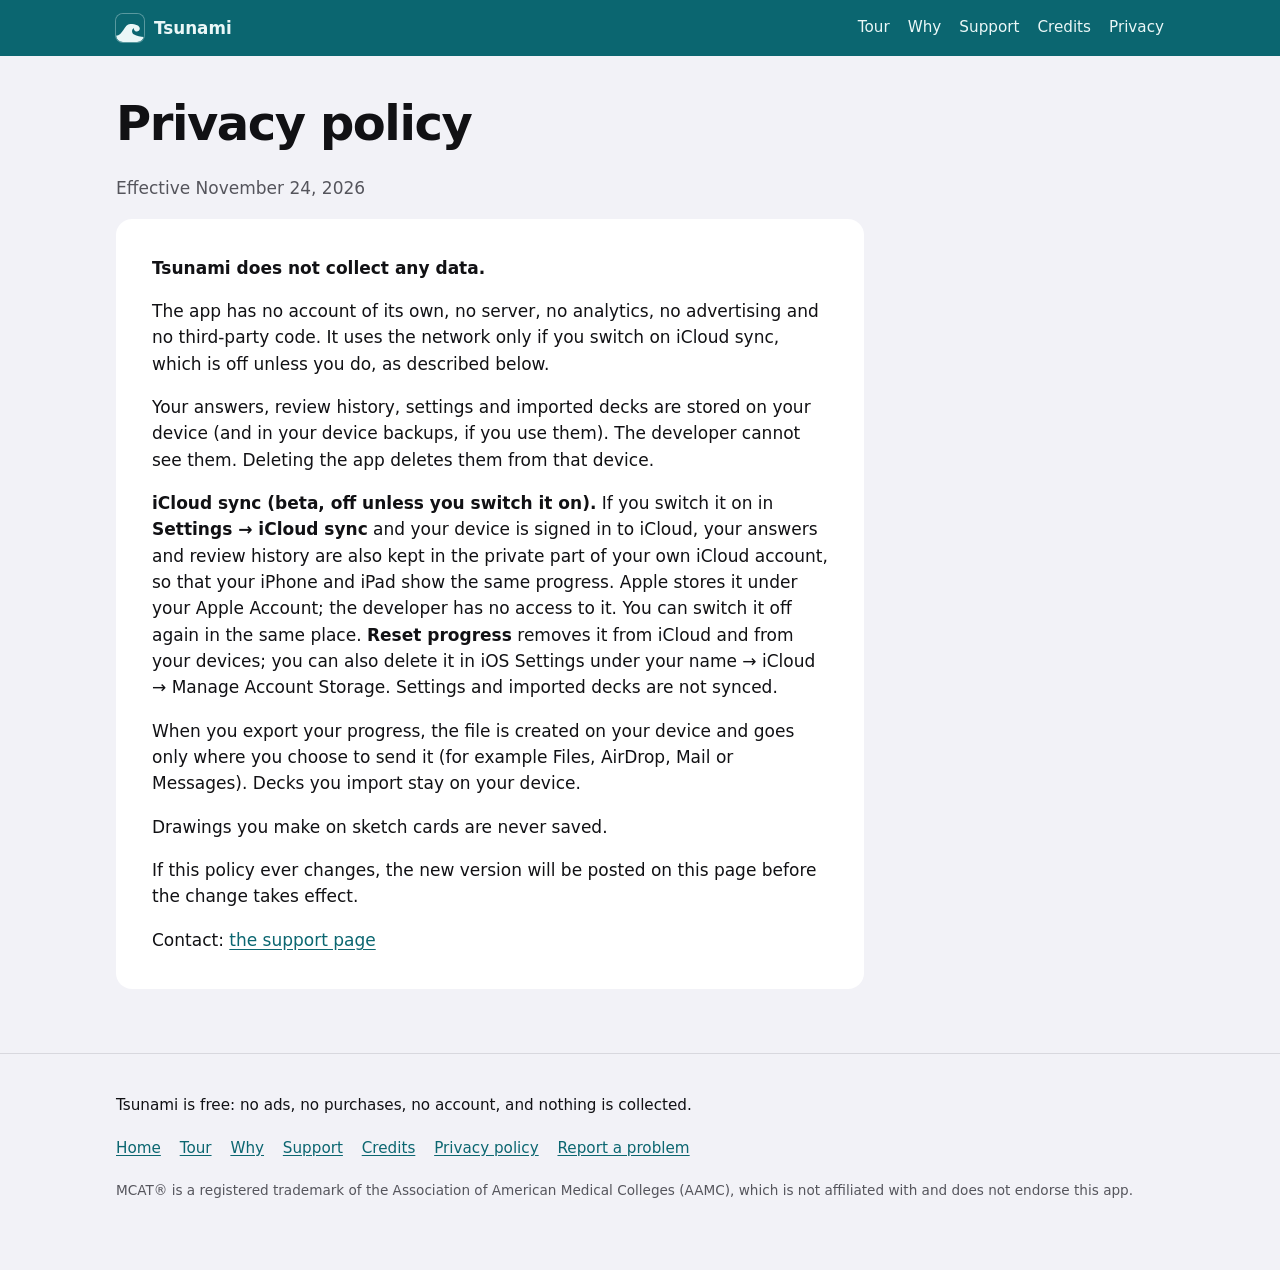
<file: privacy.html>
<!doctype html>
<html lang="en">
<head>
<meta charset="utf-8">
<meta name="viewport" content="width=device-width,initial-scale=1">
<meta name="color-scheme" content="light dark">
<meta name="theme-color" content="#0B6670">
<title>Tsunami privacy policy</title>
<meta name="description" content="Tsunami does not collect any data.">
<link rel="icon" href="icon.svg" type="image/svg+xml">
<link rel="stylesheet" href="style.css">
</head>
<body>
<a class="skip" href="#main">Skip to content</a>
<header class="bar"><nav class="wrap" aria-label="Site">
<a class="brand" href="./"><img src="icon.svg" width="28" height="28" alt="">Tsunami</a>
<ul><li><a href="tour.html">Tour</a></li><li><a href="why.html">Why</a></li><li><a href="support.html">Support</a></li><li><a href="credits.html">Credits</a></li><li><a href="privacy.html">Privacy</a></li></ul>
</nav></header>
<main id="main" class="page"><div class="wrap">
<h1>Privacy policy</h1>
<p class="muted">Effective November 24, 2026</p>
<div class="sheet">
<p><strong>Tsunami does not collect any data.</strong></p>
<p>The app has no account of its own, no server, no analytics, no advertising and no third-party code. It uses the network only if you switch on iCloud sync, which is off unless you do, as described below.</p>
<p>Your answers, review history, settings and imported decks are stored on your device (and in your device backups, if you use them). The developer cannot see them. Deleting the app deletes them from that device.</p>
<p><strong>iCloud sync (beta, off unless you switch it on).</strong> If you switch it on in <strong>Settings → iCloud sync</strong> and your device is signed in to iCloud, your answers and review history are also kept in the private part of your own iCloud account, so that your iPhone and iPad show the same progress. Apple stores it under your Apple Account; the developer has no access to it. You can switch it off again in the same place. <strong>Reset progress</strong> removes it from iCloud and from your devices; you can also delete it in iOS Settings under your name → iCloud → Manage Account Storage. Settings and imported decks are not synced.</p>
<p>When you export your progress, the file is created on your device and goes only where you choose to send it (for example Files, AirDrop, Mail or Messages). Decks you import stay on your device.</p>
<p>Drawings you make on sketch cards are never saved.</p>
<p>If this policy ever changes, the new version will be posted on this page before the change takes effect.</p>
<p>Contact: <a href="https://github.com/idossha/tsunami-site/issues">the support page</a></p>
</div>
</div></main>
<footer class="foot"><div class="wrap">
<p>Tsunami is free: no ads, no purchases, no account, and nothing is collected.</p>
<p><a href="./">Home</a> <a href="tour.html">Tour</a> <a href="why.html">Why</a> <a href="support.html">Support</a> <a href="credits.html">Credits</a> <a href="privacy.html">Privacy policy</a> <a href="https://github.com/idossha/tsunami-site/issues">Report a problem</a></p>
<p class="small">MCAT® is a registered trademark of the Association of American Medical Colleges (AAMC), which is not affiliated with and does not endorse this app.</p>
</div></footer>
</body>
</html>
</file>
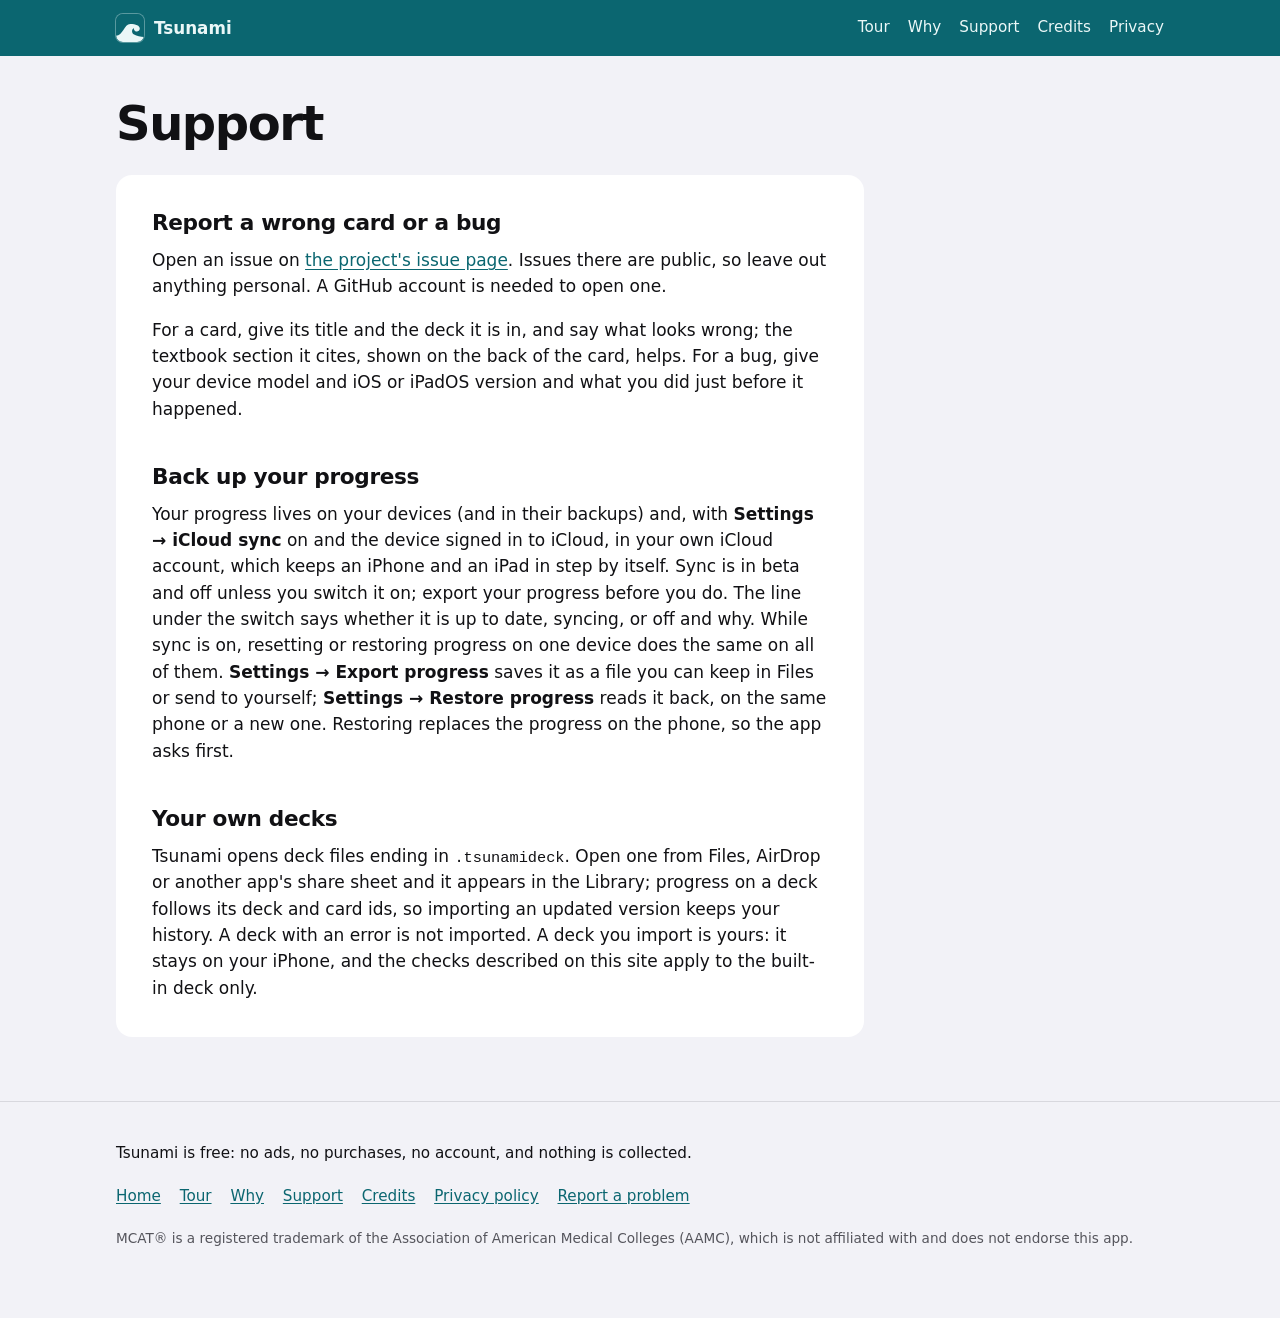
<file: support.html>
<!doctype html>
<html lang="en">
<head>
<meta charset="utf-8">
<meta name="viewport" content="width=device-width,initial-scale=1">
<meta name="color-scheme" content="light dark">
<meta name="theme-color" content="#0B6670">
<title>Tsunami support</title>
<meta name="description" content="How to report a wrong card or a bug, back up your progress and open your own decks in Tsunami.">
<link rel="icon" href="icon.svg" type="image/svg+xml">
<link rel="stylesheet" href="style.css">
</head>
<body>
<a class="skip" href="#main">Skip to content</a>
<header class="bar"><nav class="wrap" aria-label="Site">
<a class="brand" href="./"><img src="icon.svg" width="28" height="28" alt="">Tsunami</a>
<ul><li><a href="tour.html">Tour</a></li><li><a href="why.html">Why</a></li><li><a href="support.html">Support</a></li><li><a href="credits.html">Credits</a></li><li><a href="privacy.html">Privacy</a></li></ul>
</nav></header>
<main id="main" class="page"><div class="wrap">
<h1>Support</h1>
<div class="sheet">
<h2 style="margin-top:0">Report a wrong card or a bug</h2>
<p>Open an issue on <a href="https://github.com/idossha/tsunami-site/issues">the project's issue page</a>. Issues there are public, so leave out anything personal. A GitHub account is needed to open one.</p>
<p>For a card, give its title and the deck it is in, and say what looks wrong; the textbook section it cites, shown on the back of the card, helps. For a bug, give your device model and iOS or iPadOS version and what you did just before it happened.</p>

<h2>Back up your progress</h2>
<p>Your progress lives on your devices (and in their backups) and, with <strong>Settings → iCloud sync</strong> on and the device signed in to iCloud, in your own iCloud account, which keeps an iPhone and an iPad in step by itself. Sync is in beta and off unless you switch it on; export your progress before you do. The line under the switch says whether it is up to date, syncing, or off and why. While sync is on, resetting or restoring progress on one device does the same on all of them. <strong>Settings → Export progress</strong> saves it as a file you can keep in Files or send to yourself; <strong>Settings → Restore progress</strong> reads it back, on the same phone or a new one. Restoring replaces the progress on the phone, so the app asks first.</p>

<h2>Your own decks</h2>
<p>Tsunami opens deck files ending in <code>.tsunamideck</code>. Open one from Files, AirDrop or another app's share sheet and it appears in the Library; progress on a deck follows its deck and card ids, so importing an updated version keeps your history. A deck with an error is not imported. A deck you import is yours: it stays on your iPhone, and the checks described on this site apply to the built-in deck only.</p>
</div>
</div></main>
<footer class="foot"><div class="wrap">
<p>Tsunami is free: no ads, no purchases, no account, and nothing is collected.</p>
<p><a href="./">Home</a> <a href="tour.html">Tour</a> <a href="why.html">Why</a> <a href="support.html">Support</a> <a href="credits.html">Credits</a> <a href="privacy.html">Privacy policy</a> <a href="https://github.com/idossha/tsunami-site/issues">Report a problem</a></p>
<p class="small">MCAT® is a registered trademark of the Association of American Medical Colleges (AAMC), which is not affiliated with and does not endorse this app.</p>
</div></footer>
</body>
</html>
</file>
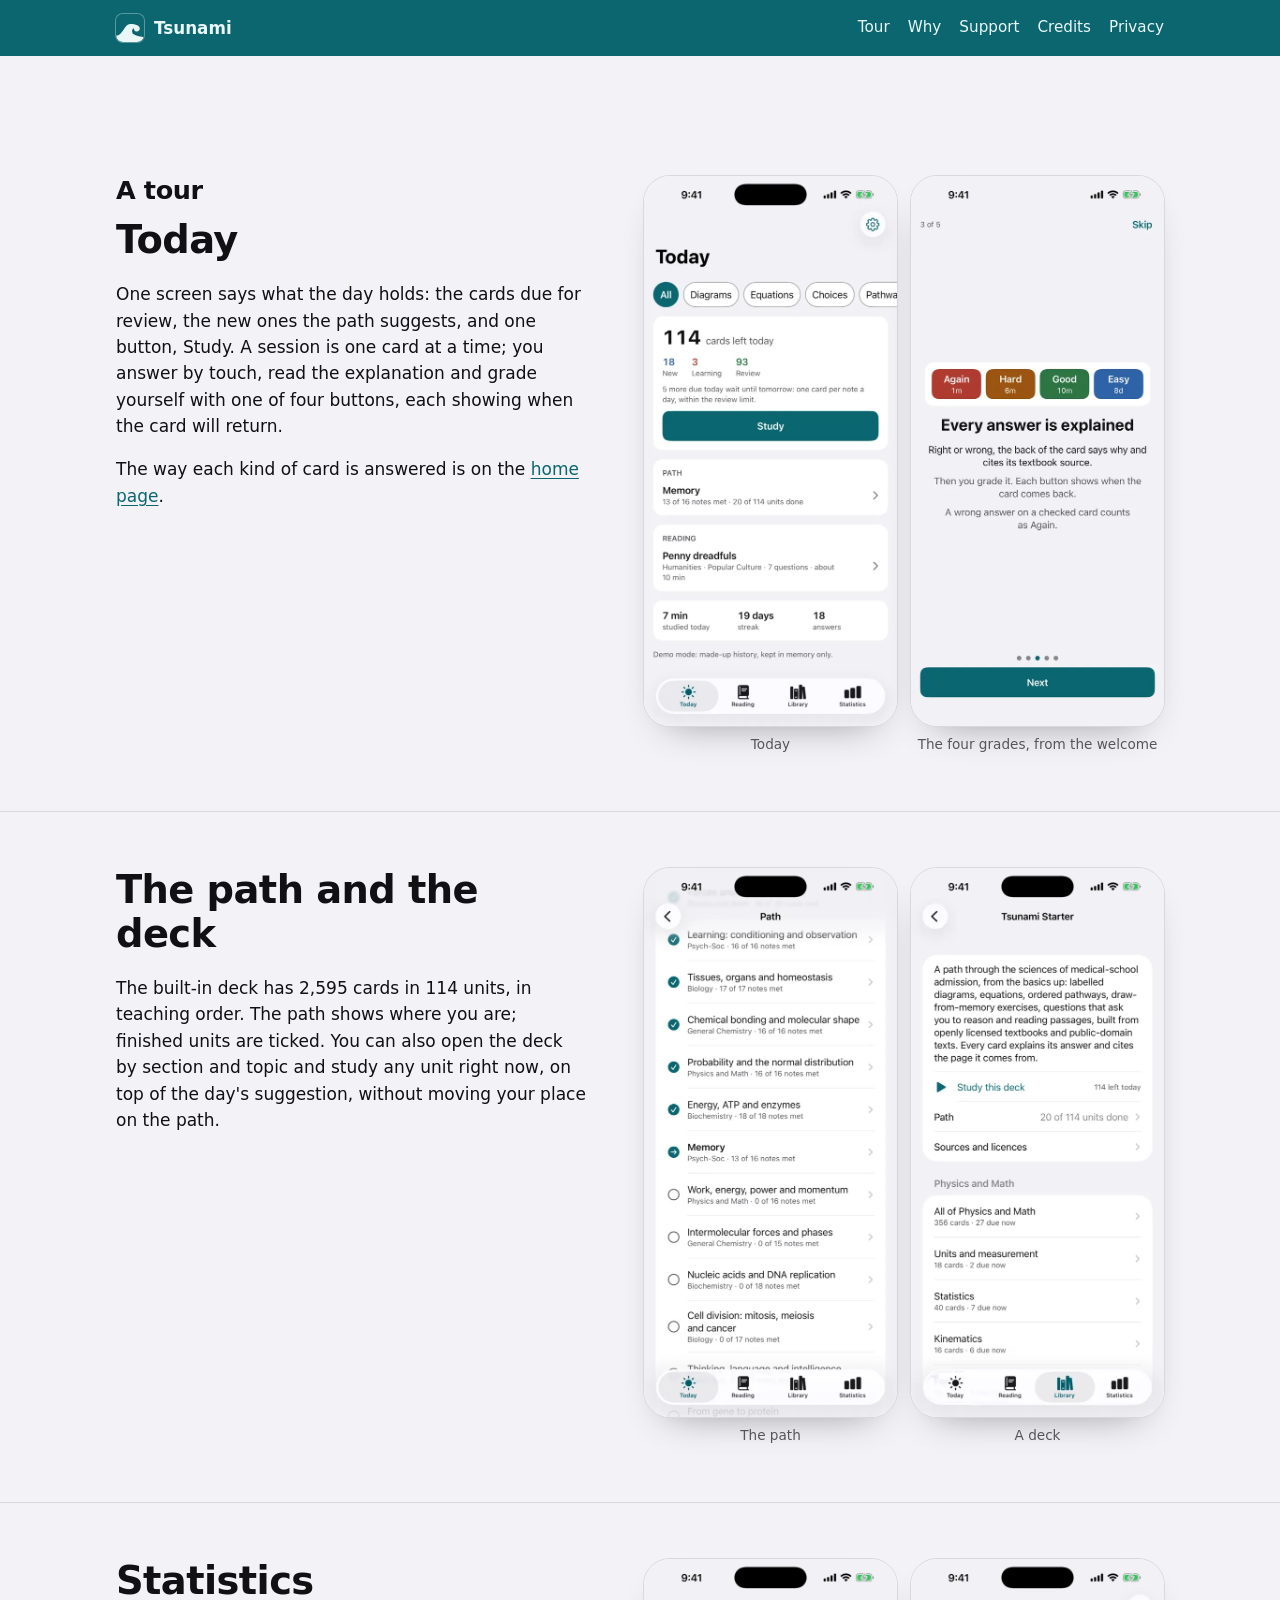
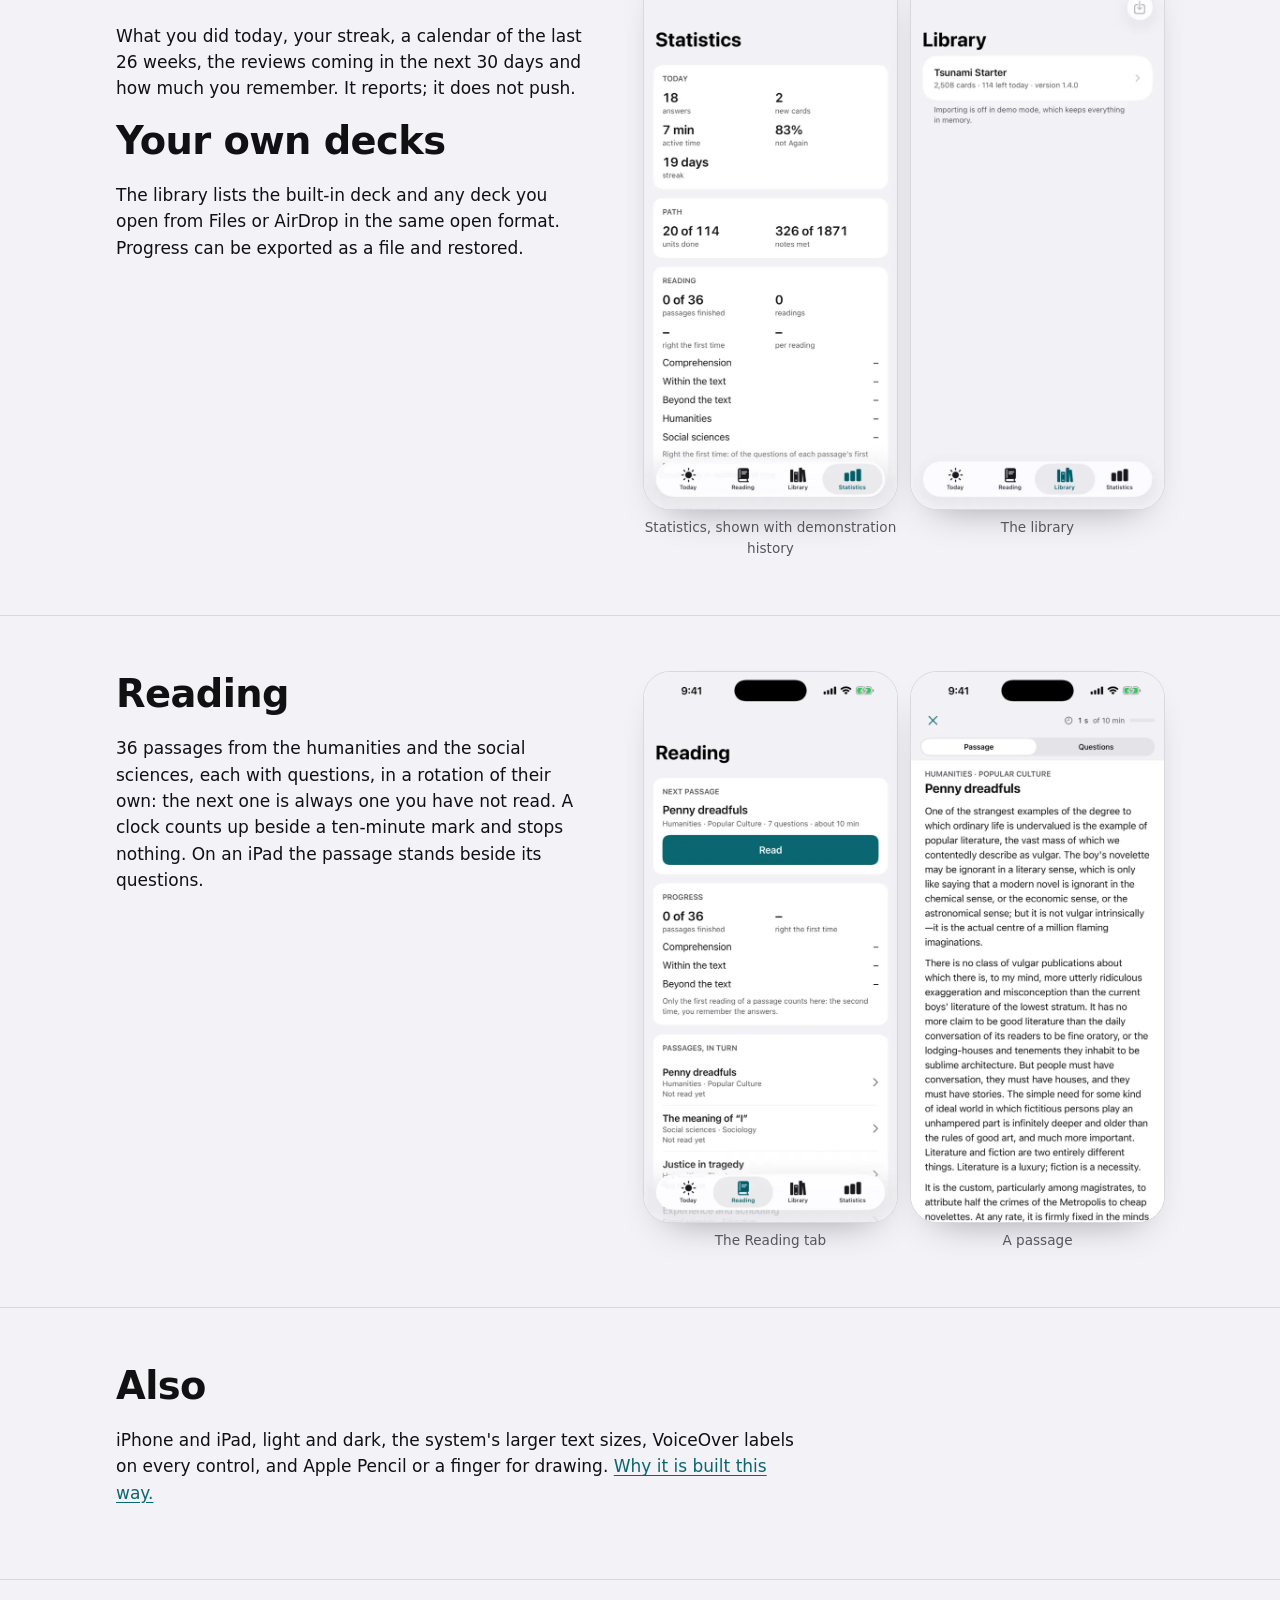
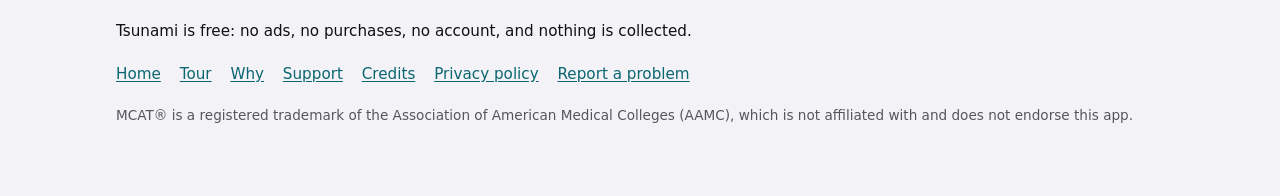
<file: tour.html>
<!doctype html>
<html lang="en">
<head>
<meta charset="utf-8">
<meta name="viewport" content="width=device-width,initial-scale=1">
<meta name="color-scheme" content="light dark">
<meta name="theme-color" content="#0B6670">
<title>A tour of Tsunami</title>
<meta name="description" content="The screens of Tsunami: Today, the path, a deck, statistics, reading and your own decks.">
<link rel="icon" href="icon.svg" type="image/svg+xml">
<link rel="stylesheet" href="style.css">
</head>
<body>
<a class="skip" href="#main">Skip to content</a>
<header class="bar"><nav class="wrap" aria-label="Site">
<a class="brand" href="./"><img src="icon.svg" width="28" height="28" alt="">Tsunami</a>
<ul><li><a href="tour.html">Tour</a></li><li><a href="why.html">Why</a></li><li><a href="support.html">Support</a></li><li><a href="credits.html">Credits</a></li><li><a href="privacy.html">Privacy</a></li></ul>
</nav></header>
<main id="main">
<section aria-labelledby="t-today" style="padding-top:120px">
  <div class="wrap row two">
    <div class="prose">
      <h1>A tour</h1>
      <h2 id="t-today">Today</h2>
      <p>One screen says what the day holds: the cards due for review, the new ones the path suggests, and one button, Study. A session is one card at a time; you answer by touch, read the explanation and grade yourself with one of four buttons, each showing when the card will return.</p>
      <p>The way each kind of card is answered is on the <a href="./#ways">home page</a>.</p>
    </div>
    <div class="pair">
      <figure><div class="screen"><picture><source srcset="shots/today-dark.webp" media="(prefers-color-scheme: dark)"><img src="shots/today-light.webp" width="540" height="1173" alt="Today: the cards due, the new cards suggested and the Study button." loading="lazy" decoding="async"></picture></div><figcaption>Today</figcaption></figure>
      <figure><div class="screen"><picture><source srcset="shots/explained-dark.webp" media="(prefers-color-scheme: dark)"><img src="shots/explained-light.webp" width="540" height="1173" alt="Every answer is explained, with the four grade buttons." loading="lazy" decoding="async"></picture></div><figcaption>The four grades, from the welcome</figcaption></figure>
    </div>
  </div>
</section>
<section aria-labelledby="t-path">
  <div class="wrap row two">
    <div class="prose">
      <h2 id="t-path">The path and the deck</h2>
      <p>The built-in deck has 2,595 cards in 114 units, in teaching order. The path shows where you are; finished units are ticked. You can also open the deck by section and topic and study any unit right now, on top of the day's suggestion, without moving your place on the path.</p>
    </div>
    <div class="pair">
      <figure><div class="screen"><picture><source srcset="shots/path-dark.webp" media="(prefers-color-scheme: dark)"><img src="shots/path-light.webp" width="540" height="1173" alt="The path: the deck&#x27;s units in order, finished ones ticked and the current one marked." loading="lazy" decoding="async"></picture></div><figcaption>The path</figcaption></figure>
      <figure><div class="screen"><picture><source srcset="shots/deck-dark.webp" media="(prefers-color-scheme: dark)"><img src="shots/deck-light.webp" width="540" height="1173" alt="A deck opened: its sections and topics, each with its cards and how many are due." loading="lazy" decoding="async"></picture></div><figcaption>A deck</figcaption></figure>
    </div>
  </div>
</section>
<section aria-labelledby="t-stats">
  <div class="wrap row two">
    <div class="prose">
      <h2 id="t-stats">Statistics</h2>
      <p>What you did today, your streak, a calendar of the last 26 weeks, the reviews coming in the next 30 days and how much you remember. It reports; it does not push.</p>
      <h2 id="t-library">Your own decks</h2>
      <p>The library lists the built-in deck and any deck you open from Files or AirDrop in the same open format. Progress can be exported as a file and restored.</p>
    </div>
    <div class="pair">
      <figure><div class="screen"><picture><source srcset="shots/statistics-dark.webp" media="(prefers-color-scheme: dark)"><img src="shots/statistics-light.webp" width="540" height="1173" alt="Statistics: today&#x27;s answers, the streak, a 26-week calendar and the reviews due in the next 30 days." loading="lazy" decoding="async"></picture></div><figcaption>Statistics, shown with demonstration history</figcaption></figure>
      <figure><div class="screen"><picture><source srcset="shots/library-dark.webp" media="(prefers-color-scheme: dark)"><img src="shots/library-light.webp" width="540" height="1173" alt="The library: the built-in deck and the button that opens another." loading="lazy" decoding="async"></picture></div><figcaption>The library</figcaption></figure>
    </div>
  </div>
</section>

<section aria-labelledby="t-reading">
  <div class="wrap row two">
    <div class="prose">
      <h2 id="t-reading">Reading</h2>
      <p>36 passages from the humanities and the social sciences, each with questions, in a rotation of their own: the next one is always one you have not read. A clock counts up beside a ten-minute mark and stops nothing. On an iPad the passage stands beside its questions.</p>
    </div>
    <div class="pair">
      <figure><div class="screen"><picture><source srcset="shots/reading-dark.webp" media="(prefers-color-scheme: dark)"><img src="shots/reading-light.webp" width="540" height="1173" alt="The Reading tab: the next passage, how many are finished and the passages in turn." loading="lazy" decoding="async"></picture></div><figcaption>The Reading tab</figcaption></figure>
      <figure><div class="screen"><picture><source srcset="shots/passage-dark.webp" media="(prefers-color-scheme: dark)"><img src="shots/passage-light.webp" width="540" height="1173" alt="A passage open, with a clock and a switch between the passage and its questions." loading="lazy" decoding="async"></picture></div><figcaption>A passage</figcaption></figure>
    </div>
  </div>
</section>

<section aria-labelledby="t-more">
  <div class="wrap"><div class="prose">
    <h2 id="t-more">Also</h2>
    <p>iPhone and iPad, light and dark, the system's larger text sizes, VoiceOver labels on every control, and Apple Pencil or a finger for drawing. <a href="why.html">Why it is built this way.</a></p>
  </div></div>
</section>
</main>
<footer class="foot"><div class="wrap">
<p>Tsunami is free: no ads, no purchases, no account, and nothing is collected.</p>
<p><a href="./">Home</a> <a href="tour.html">Tour</a> <a href="why.html">Why</a> <a href="support.html">Support</a> <a href="credits.html">Credits</a> <a href="privacy.html">Privacy policy</a> <a href="https://github.com/idossha/tsunami-site/issues">Report a problem</a></p>
<p class="small">MCAT® is a registered trademark of the Association of American Medical Colleges (AAMC), which is not affiliated with and does not endorse this app.</p>
</div></footer>
</body>
</html>
</file>
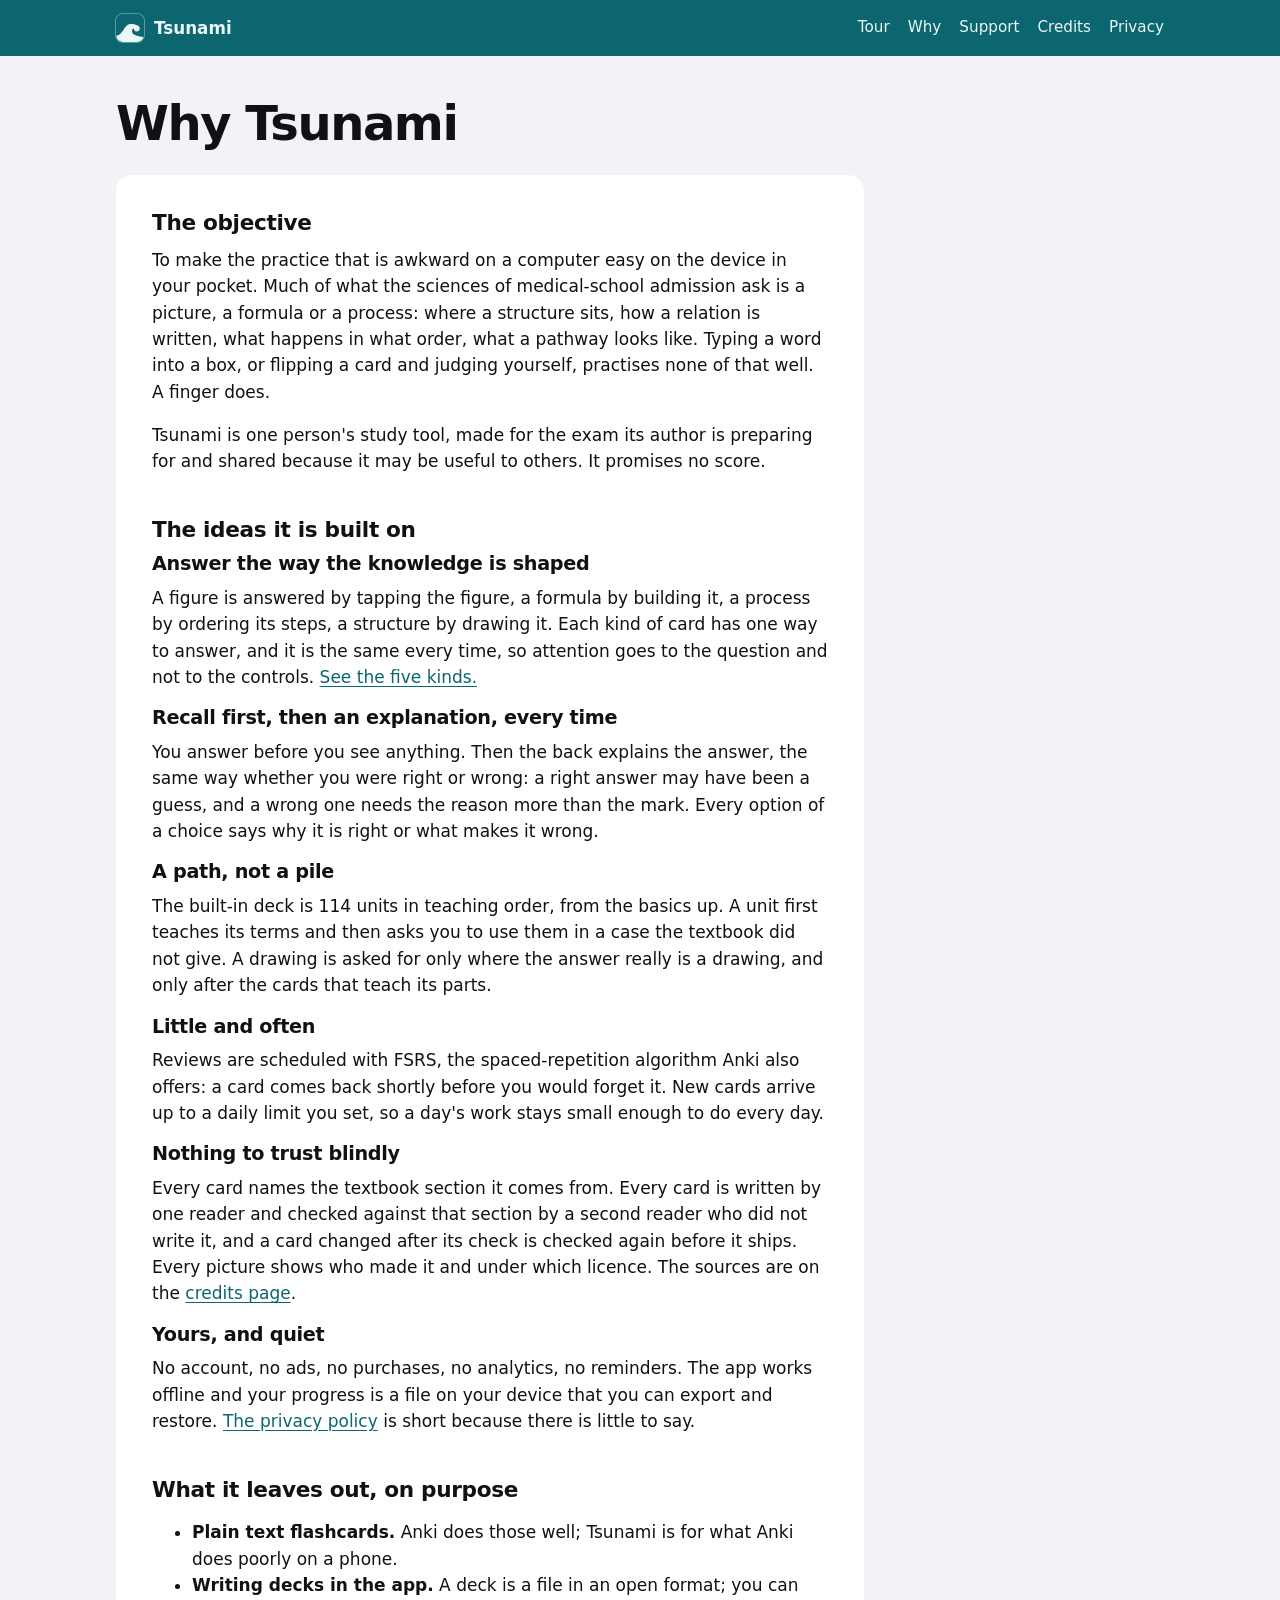
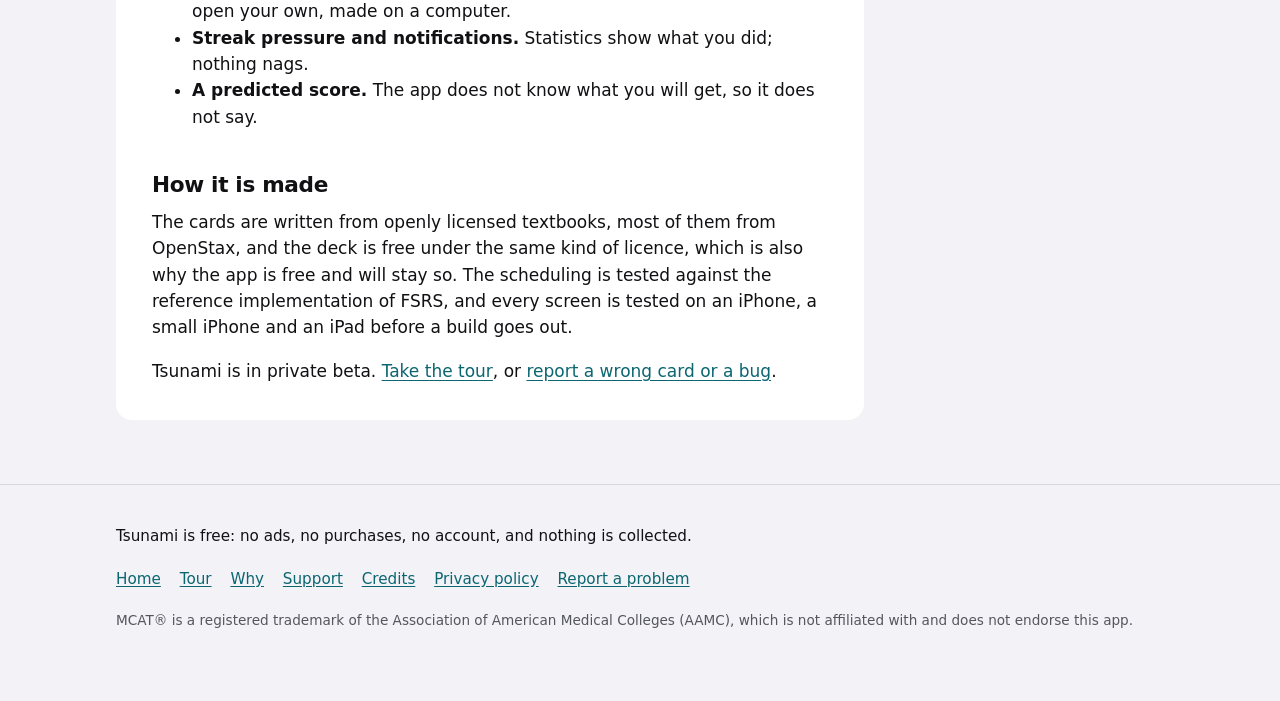
<file: why.html>
<!doctype html>
<html lang="en">
<head>
<meta charset="utf-8">
<meta name="viewport" content="width=device-width,initial-scale=1">
<meta name="color-scheme" content="light dark">
<meta name="theme-color" content="#0B6670">
<title>Why Tsunami</title>
<meta name="description" content="What Tsunami is for, the ideas it is built on, how its cards are made and what it leaves out.">
<link rel="icon" href="icon.svg" type="image/svg+xml">
<link rel="stylesheet" href="style.css">
</head>
<body>
<a class="skip" href="#main">Skip to content</a>
<header class="bar"><nav class="wrap" aria-label="Site">
<a class="brand" href="./"><img src="icon.svg" width="28" height="28" alt="">Tsunami</a>
<ul><li><a href="tour.html">Tour</a></li><li><a href="why.html">Why</a></li><li><a href="support.html">Support</a></li><li><a href="credits.html">Credits</a></li><li><a href="privacy.html">Privacy</a></li></ul>
</nav></header>
<main id="main" class="page"><div class="wrap">
<h1>Why Tsunami</h1>
<div class="sheet">
<h2 style="margin-top:0">The objective</h2>
<p>To make the practice that is awkward on a computer easy on the device in your pocket. Much of what the sciences of medical-school admission ask is a picture, a formula or a process: where a structure sits, how a relation is written, what happens in what order, what a pathway looks like. Typing a word into a box, or flipping a card and judging yourself, practises none of that well. A finger does.</p>
<p>Tsunami is one person's study tool, made for the exam its author is preparing for and shared because it may be useful to others. It promises no score.</p>

<h2>The ideas it is built on</h2>
<h3>Answer the way the knowledge is shaped</h3>
<p>A figure is answered by tapping the figure, a formula by building it, a process by ordering its steps, a structure by drawing it. Each kind of card has one way to answer, and it is the same every time, so attention goes to the question and not to the controls. <a href="./#ways">See the five kinds.</a></p>
<h3>Recall first, then an explanation, every time</h3>
<p>You answer before you see anything. Then the back explains the answer, the same way whether you were right or wrong: a right answer may have been a guess, and a wrong one needs the reason more than the mark. Every option of a choice says why it is right or what makes it wrong.</p>
<h3>A path, not a pile</h3>
<p>The built-in deck is 114 units in teaching order, from the basics up. A unit first teaches its terms and then asks you to use them in a case the textbook did not give. A drawing is asked for only where the answer really is a drawing, and only after the cards that teach its parts.</p>
<h3>Little and often</h3>
<p>Reviews are scheduled with FSRS, the spaced-repetition algorithm Anki also offers: a card comes back shortly before you would forget it. New cards arrive up to a daily limit you set, so a day's work stays small enough to do every day.</p>
<h3>Nothing to trust blindly</h3>
<p>Every card names the textbook section it comes from. Every card is written by one reader and checked against that section by a second reader who did not write it, and a card changed after its check is checked again before it ships. Every picture shows who made it and under which licence. The sources are on the <a href="credits.html">credits page</a>.</p>
<h3>Yours, and quiet</h3>
<p>No account, no ads, no purchases, no analytics, no reminders. The app works offline and your progress is a file on your device that you can export and restore. <a href="privacy.html">The privacy policy</a> is short because there is little to say.</p>

<h2>What it leaves out, on purpose</h2>
<ul>
<li><strong>Plain text flashcards.</strong> Anki does those well; Tsunami is for what Anki does poorly on a phone.</li>
<li><strong>Writing decks in the app.</strong> A deck is a file in an open format; you can open your own, made on a computer.</li>
<li><strong>Streak pressure and notifications.</strong> Statistics show what you did; nothing nags.</li>
<li><strong>A predicted score.</strong> The app does not know what you will get, so it does not say.</li>
</ul>

<h2>How it is made</h2>
<p>The cards are written from openly licensed textbooks, most of them from OpenStax, and the deck is free under the same kind of licence, which is also why the app is free and will stay so. The scheduling is tested against the reference implementation of FSRS, and every screen is tested on an iPhone, a small iPhone and an iPad before a build goes out.</p>
<p>Tsunami is in private beta. <a href="tour.html">Take the tour</a>, or <a href="support.html">report a wrong card or a bug</a>.</p>
</div>
</div></main>
<footer class="foot"><div class="wrap">
<p>Tsunami is free: no ads, no purchases, no account, and nothing is collected.</p>
<p><a href="./">Home</a> <a href="tour.html">Tour</a> <a href="why.html">Why</a> <a href="support.html">Support</a> <a href="credits.html">Credits</a> <a href="privacy.html">Privacy policy</a> <a href="https://github.com/idossha/tsunami-site/issues">Report a problem</a></p>
<p class="small">MCAT® is a registered trademark of the Association of American Medical Colleges (AAMC), which is not affiliated with and does not endorse this app.</p>
</div></footer>
</body>
</html>
</file>
<file: style.css>
/* Tokens follow Packages/CardKit/Sources/CardKit/Theme.swift: one accent, system type, white paper. */
:root {
  color-scheme: light dark;
  --bg: #F2F2F7; --card: #FFFFFF; --ink: #111114; --muted: #55555C;
  --accent: #0B6670; --on-accent: #FFFFFF; --foam: #EAF7F7; --line: #D8D8DE;
  --tide: #0B6670; --tide-ink: #EAF7F7;
  --wrap: 1080px; --gutter: 16px;
}
@media (prefers-color-scheme: dark) {
  :root {
    --bg: #000000; --card: #1C1C1E; --ink: #F5F5F7; --muted: #AEAEB4;
    --accent: #5BBFC6; --on-accent: #00201F; --foam: #0A2E31; --line: #38383C;
    --tide: #0B4F57;
  }
}
*, *::before, *::after { box-sizing: border-box; }
html { -webkit-text-size-adjust: 100%; }
body {
  margin: 0; background: var(--bg); color: var(--ink);
  font: 17px/1.55 -apple-system, BlinkMacSystemFont, system-ui, "Segoe UI", Roboto, sans-serif;
}
img { max-width: 100%; height: auto; display: block; }
a { color: var(--accent); text-underline-offset: 0.15em; }
a:focus-visible, summary:focus-visible { outline: 3px solid var(--accent); outline-offset: 3px; border-radius: 4px; }
h1, h2, h3 { line-height: 1.15; letter-spacing: -0.015em; margin: 0 0 0.5em; }
h2 { font-size: clamp(1.6rem, 1.2rem + 1.8vw, 2.4rem); }
h3 { font-size: 1.2rem; }
p { margin: 0 0 1em; }
.wrap { max-width: var(--wrap); margin: 0 auto; padding: 0 var(--gutter); }
.prose { max-width: 40em; }
.muted { color: var(--muted); }
.small { font-size: 0.85rem; color: var(--muted); }
.skip { position: absolute; left: -999px; }
.skip:focus { left: 16px; top: 8px; background: var(--card); padding: 8px 12px; z-index: 2; }

/* Bar */
.bar { background: var(--tide); color: var(--tide-ink); }
.bar nav { display: flex; align-items: center; justify-content: space-between; gap: 12px; min-height: 56px; flex-wrap: wrap; }
.bar a { color: var(--tide-ink); text-decoration: none; }
.bar a:hover { text-decoration: underline; }
.brand { display: flex; align-items: center; gap: 10px; font-weight: 700; font-size: 1.05rem; }
.brand img { border-radius: 7px; box-shadow: 0 0 0 1px rgba(234, 247, 247, 0.35); }
.bar ul { display: flex; gap: 18px; list-style: none; margin: 0; padding: 0; font-size: 0.95rem; }
.bar a:focus-visible { outline-color: var(--tide-ink); }

/* Hero: the one loud thing, the tide rising into the page. */
.hero { background: var(--tide); color: var(--tide-ink); position: relative; }
.hero .wrap { display: grid; gap: 32px; padding-top: 28px; padding-bottom: 8px; }
.hero h1 { font-size: clamp(2.6rem, 1.6rem + 5vw, 4.8rem); font-weight: 800; letter-spacing: -0.035em; margin: 0 0 0.25em; }
.hero .lead { font-size: clamp(1.15rem, 1rem + 0.8vw, 1.5rem); line-height: 1.4; max-width: 26em; }
.hero .facts { color: rgba(234, 247, 247, 0.82); max-width: 32em; }
.status { display: inline-block; border: 1px solid rgba(234, 247, 247, 0.5); border-radius: 999px; padding: 4px 14px; font-size: 0.95rem; margin: 4px 0 0; }
.hero .phone { justify-self: center; width: min(260px, 70vw); margin-bottom: -120px; position: relative; z-index: 1; }
.wave { display: block; width: 100%; height: 72px; fill: var(--bg); margin-top: -1px; }
.after-hero { padding-top: 140px; }
@media (min-width: 820px) {
  .hero .wrap { grid-template-columns: 1fr auto; align-items: center; padding-top: 56px; }
  .hero .phone { width: 280px; margin-bottom: -180px; }
  .after-hero { padding-top: 96px; }
}

/* Phone screens */
.screen { border-radius: 26px; overflow: hidden; background: var(--card); box-shadow: 0 0 0 1px var(--line), 0 18px 40px -24px rgba(0, 0, 0, 0.45); }
.hero .screen { box-shadow: 0 0 0 6px rgba(234, 247, 247, 0.16), 0 30px 60px -30px rgba(0, 0, 0, 0.6); }
figure { margin: 0; }
figcaption { font-size: 0.85rem; color: var(--muted); margin-top: 8px; text-align: center; }

/* Sections */
section { padding: 56px 0; }
section + section { border-top: 1px solid var(--line); }
.intro { max-width: 36em; margin-bottom: 40px; }
.intro p { font-size: 1.1rem; }

/* The five ways: a verb, a sentence, the question and its answer. */
.way { display: grid; gap: 20px; padding: 36px 0; }
.way + .way { border-top: 1px dashed var(--line); }
.verb { font-size: clamp(3.2rem, 2rem + 6vw, 6rem); font-weight: 800; letter-spacing: -0.045em; line-height: 0.9; color: var(--accent); margin: 0 0 12px; }
.way h3 { color: var(--muted); font-weight: 600; font-size: 1rem; letter-spacing: 0; margin-bottom: 8px; }
.pair { display: grid; grid-template-columns: 1fr 1fr; gap: 14px; max-width: 520px; }
@media (min-width: 820px) {
  .way { grid-template-columns: minmax(0, 1fr) 520px; gap: 48px; align-items: center; }
  .way:nth-child(even) .pair { order: -1; }
}

/* Two-column rows: text with one screen */
.row { display: grid; gap: 28px; align-items: start; }
.row .one { width: min(260px, 70vw); }
@media (min-width: 820px) { .row { grid-template-columns: minmax(0, 1fr) 260px; gap: 56px; } }
/* A row that shows two screens: they stand side by side, as a card's question and answer do. */
@media (min-width: 820px) { .row.two { grid-template-columns: minmax(0, 1fr) minmax(0, 520px); } }

ol.steps { padding-left: 1.3em; max-width: 38em; }
ol.steps li { margin-bottom: 0.6em; padding-left: 0.2em; }
ol.steps li::marker { color: var(--accent); font-weight: 700; }

.grades { display: flex; flex-wrap: wrap; gap: 8px; margin: 0 0 1em; padding: 0; list-style: none; }
.grades li { border-radius: 10px; padding: 6px 14px; font-weight: 600; color: #fff; }
.g1 { background: #B03A30; } .g2 { background: #9A5410; } .g3 { background: #2D7444; } .g4 { background: #2F63A8; }
@media (prefers-color-scheme: dark) {
  .grades li { color: #101012; }
  .g1 { background: #F08A80; } .g2 { background: #F0A860; } .g3 { background: #6CCB8A; } .g4 { background: #82B2EE; }
}

.promise { background: var(--foam); border-radius: 20px; padding: 28px clamp(20px, 4vw, 40px); }
.promise ul { margin: 0; padding-left: 1.2em; }
.promise li { margin-bottom: 0.4em; }

/* Text pages */
.page { padding: 40px 0 64px; }
.page h1 { font-size: clamp(2rem, 1.5rem + 2.5vw, 3rem); letter-spacing: -0.03em; }
.page h2 { font-size: 1.35rem; margin-top: 2em; }
.sheet { background: var(--card); border-radius: 16px; padding: clamp(20px, 4vw, 36px); max-width: 44em; }
.sheet > :last-child { margin-bottom: 0; }
code { font: 0.9em ui-monospace, Menlo, monospace; }
ul.sources { list-style: none; padding: 0; margin: 0; max-width: 46em; }
ul.sources li { padding: 16px 0; border-top: 1px solid var(--line); }
ul.sources p { margin: 0 0 4px; }
.src-title { font-weight: 600; }
table { border-collapse: collapse; width: 100%; max-width: 40em; font-size: 0.95rem; }
th, td { text-align: left; padding: 8px 10px 8px 0; border-top: 1px solid var(--line); vertical-align: top; }
th { color: var(--muted); font-weight: 600; }
td.num, th.num { text-align: right; font-variant-numeric: tabular-nums; }

.foot { padding: 40px 0 56px; border-top: 1px solid var(--line); font-size: 0.95rem; }
.foot a { margin-right: 14px; display: inline-block; padding: 4px 0; }
.note { margin-top: 1em; }
.one > * + * { margin-top: 28px; }
.small { overflow-wrap: anywhere; }
</file>
